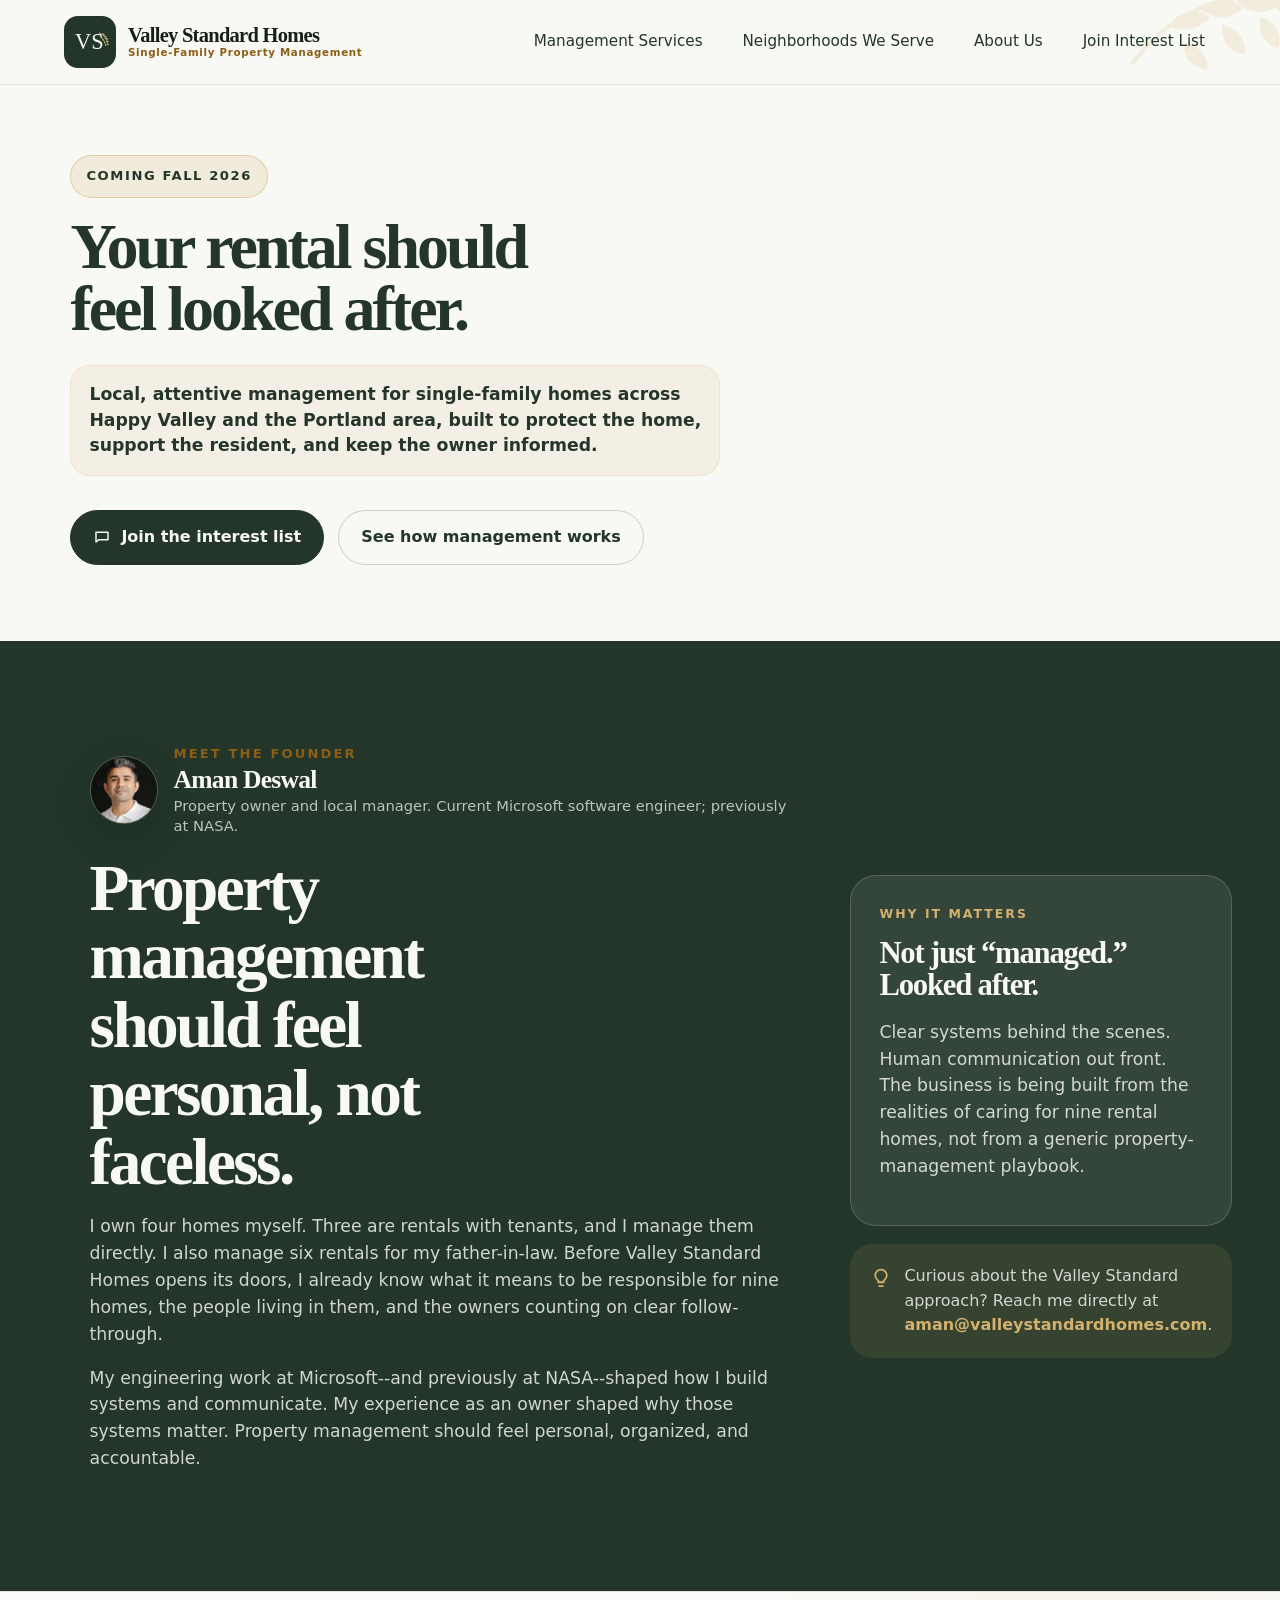
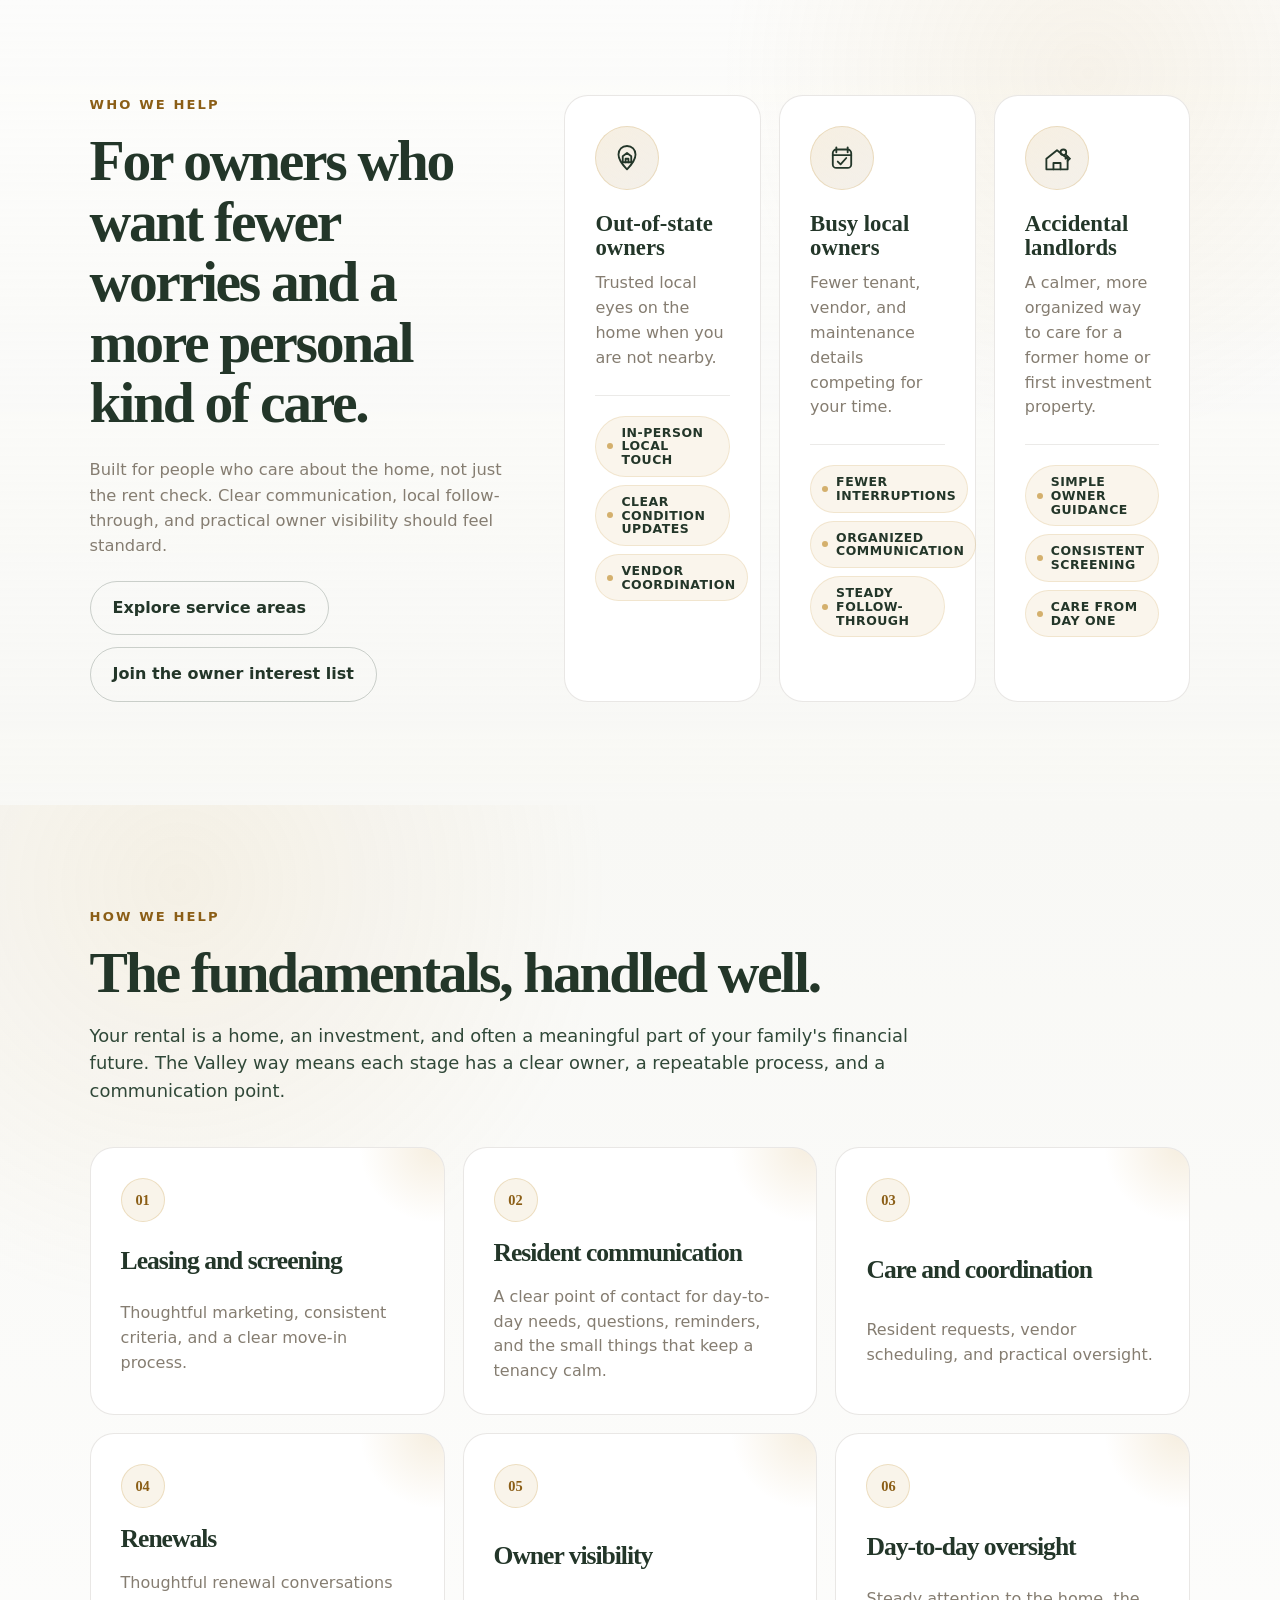
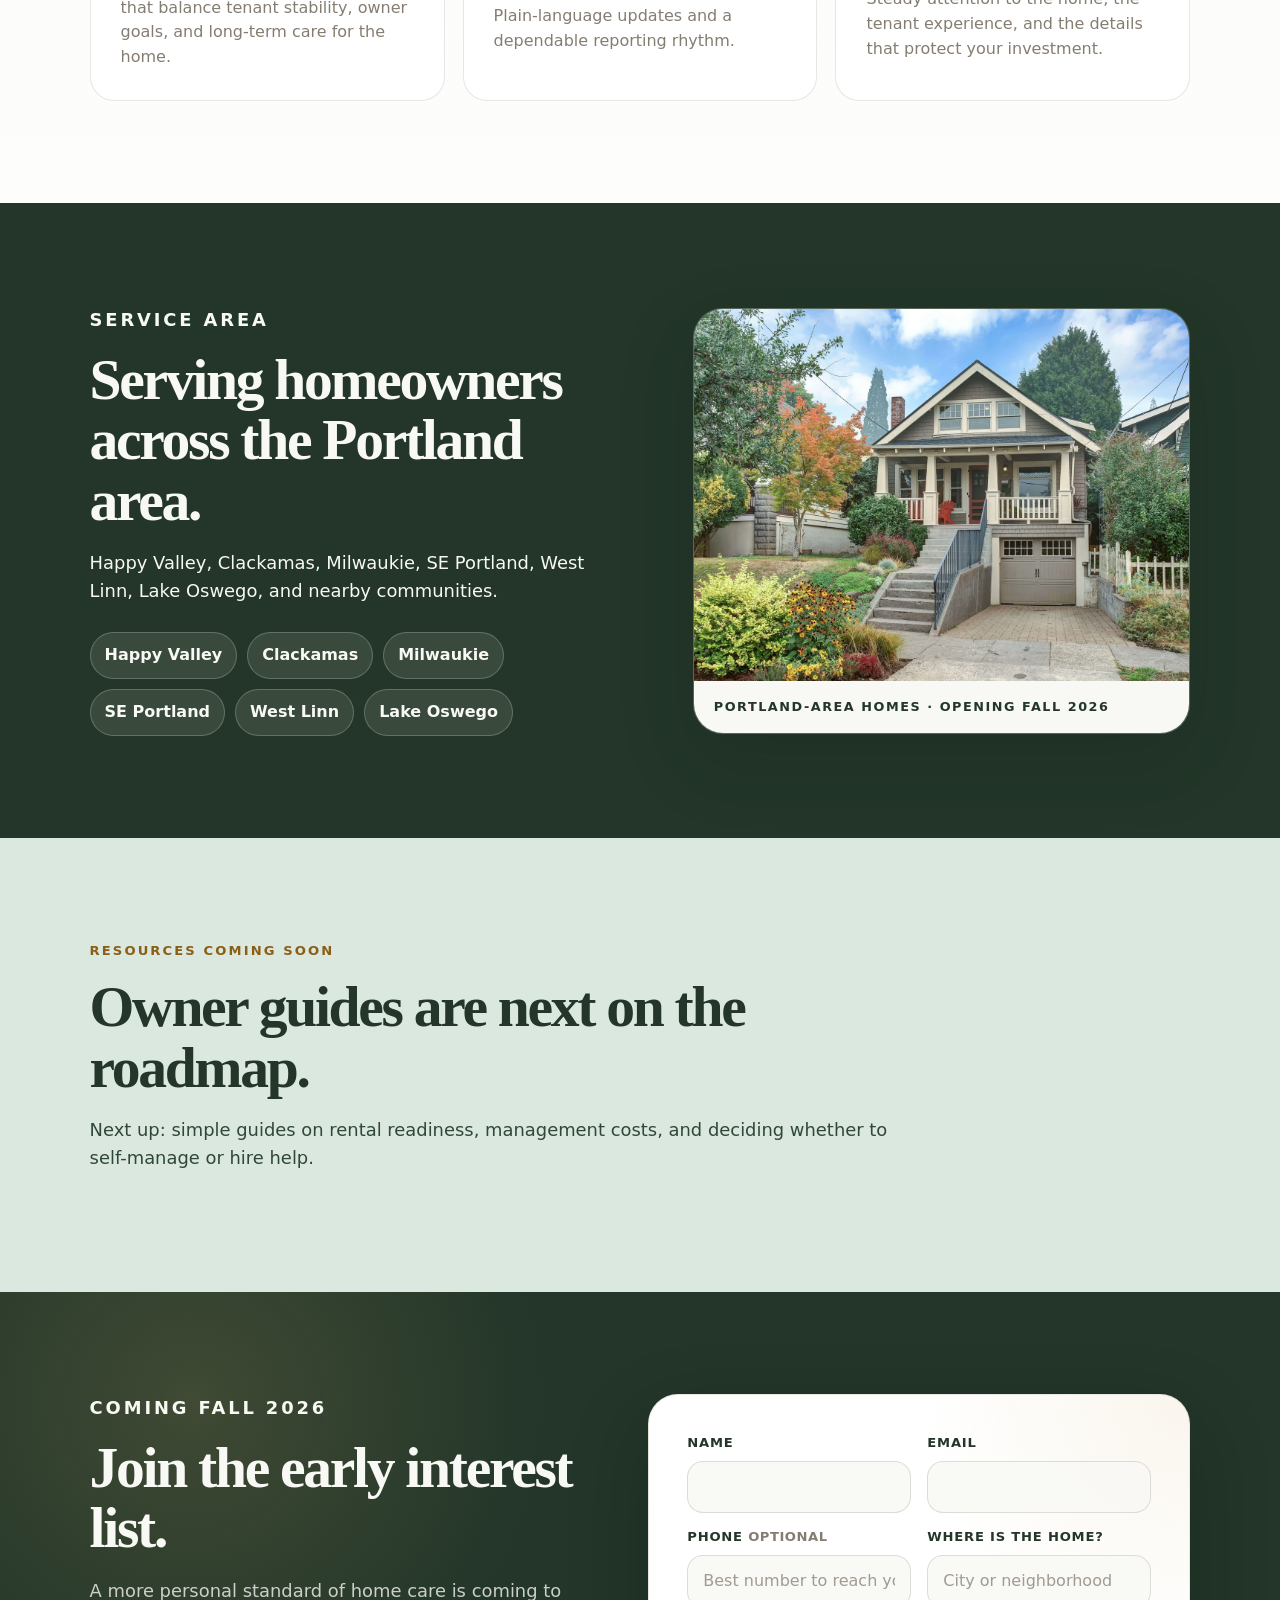
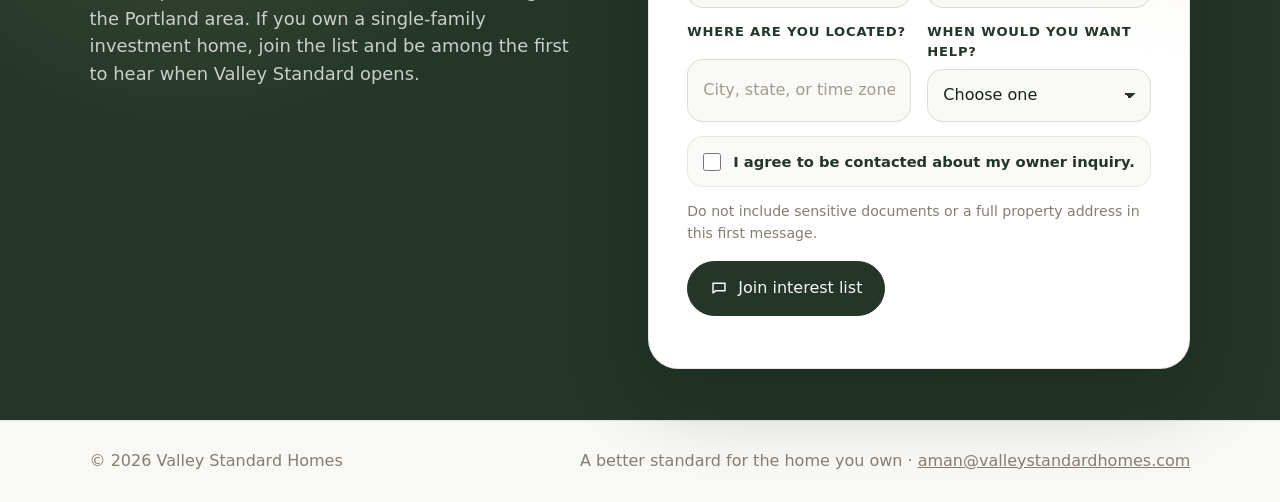
<file: index.html>
<!doctype html>
<html lang="en">
  <head>
    <meta charset="utf-8">
    <meta name="viewport" content="width=device-width, initial-scale=1">
    <title>Single-Family Property Management in Portland | Valley Standard Homes</title>
    <meta
      name="description"
      content="Personal property management for single-family rental homes across the Portland area, including Happy Valley, West Linn, Lake Oswego, Clackamas, Milwaukie, and SE Portland."
    >
    <meta property="og:title" content="Single-Family Property Management in Portland | Valley Standard Homes">
    <meta
      property="og:description"
      content="Personal property management for single-family rental homes across the Portland area, including Happy Valley, West Linn, Lake Oswego, Clackamas, Milwaukie, and SE Portland."
    >
    <meta property="og:type" content="website">
    <meta property="og:url" content="https://valleystandardhomes.com/">
    <meta property="og:image" content="https://valleystandardhomes.com/assets/social-card.png">
    <meta property="og:image:type" content="image/png">
    <meta property="og:image:width" content="1200">
    <meta property="og:image:height" content="630">
    <meta property="og:image:alt" content="Valley Standard Homes logo and single-family property management message">
    <link rel="canonical" href="https://valleystandardhomes.com/">
    <link rel="icon" href="assets/valley-standard-icon.svg" type="image/svg+xml">
    <link rel="stylesheet" href="styles.css">
  </head>
  <body>
    <header class="site-header">
      <svg class="header-olive" viewBox="0 0 220 88" aria-hidden="true">
        <path d="M18 70 C74 12, 142 8, 206 28" />
        <path d="M58 38 C70 24, 87 22, 100 34 C86 45, 71 46, 58 38Z" />
        <path d="M92 25 C106 14, 123 15, 134 29 C119 39, 105 38, 92 25Z" />
        <path d="M128 20 C144 12, 160 16, 169 31 C153 39, 139 35, 128 20Z" />
        <path d="M162 25 C178 20, 192 27, 198 43 C183 48, 171 41, 162 25Z" />
        <path d="M72 56 C86 61, 94 73, 91 86 C76 82, 68 70, 72 56Z" />
        <path d="M112 43 C127 49, 134 62, 130 75 C115 70, 107 58, 112 43Z" />
        <path d="M151 40 C165 48, 170 61, 164 73 C151 67, 144 54, 151 40Z" />
      </svg>
      <a class="brand" href="#top" aria-label="Valley Standard Homes home">
        <img src="assets/valley-standard-icon.svg" alt="" class="brand-mark">
        <span>
          <strong>Valley Standard Homes</strong>
          <small>Single-Family Property Management</small>
        </span>
      </a>
      <nav class="nav" aria-label="Main navigation">
        <a href="#services">Management Services</a>
        <a href="#areas">Neighborhoods We Serve</a>
        <a href="#about">About Us</a>
        <a href="#contact">Join Interest List</a>
      </nav>
      <details class="mobile-menu">
        <summary aria-label="Open navigation menu">
          <span></span>
          <span></span>
          <span></span>
        </summary>
        <div class="mobile-menu-panel">
          <a href="#services">Management Services</a>
          <a href="#areas">Neighborhoods We Serve</a>
          <a href="#about">About Us</a>
          <a href="#contact">Join Interest List</a>
        </div>
      </details>
    </header>

    <main id="top">
      <section class="hero">
        <div class="hero-content">
          <div class="hero-intro-row">
            <p class="launch-status">Coming Fall 2026</p>
          </div>
          <div class="hero-title-row">
            <h1>Your rental should feel looked after.</h1>
            <aside class="hero-care-snapshot" aria-label="Owner portal dashboard preview">
              <div class="snapshot-topline">
                <span class="snapshot-calendar">Sep</span>
                <div>
                  <strong>Example Monthly Dashboard</strong>
                </div>
              </div>
              <div class="snapshot-list">
                <span>
                  <svg class="snapshot-icon" viewBox="0 0 24 24" aria-hidden="true">
                    <path d="M5 12.5l4.2 4.2L19 6.8" />
                  </svg>
                  Rent deposited
                </span>
                <span>
                  <svg class="snapshot-icon" viewBox="0 0 24 24" aria-hidden="true">
                    <path d="M7 10.2a5 5 0 0 1 10 0v3.6l1.6 2.2H5.4L7 13.8z" />
                    <path d="M10 18.2a2.2 2.2 0 0 0 4 0" />
                  </svg>
                  Lease renewal due
                </span>
                <span>
                  <svg class="snapshot-icon" viewBox="0 0 24 24" aria-hidden="true">
                    <path d="M7 3.8h7l3 3v13.4H7z" />
                    <path d="M14 3.8v3h3" />
                    <path d="M9.5 11h5" />
                    <path d="M9.5 14h5" />
                    <path d="M9.5 17h3" />
                  </svg>
                  Inspection invoice sent
                </span>
              </div>
            </aside>
          </div>
          <div class="hero-copy">
            <span>
              Local, attentive management for single-family homes across Happy Valley and the Portland area, built to protect the home, support the resident, and keep the owner informed.
            </span>
          </div>
          <div class="hero-actions">
            <a class="button primary" href="#contact">
              <svg class="button-icon" viewBox="0 0 24 24" aria-hidden="true">
                <path d="M4 5.5h16v10H8l-4 3z" />
              </svg>
              Join the interest list
            </a>
            <a class="button secondary" href="#services">
              See how management works
            </a>
          </div>
          <div class="hero-quick-links" aria-label="Quick links">
            <a href="#owners">Who we help</a>
            <a href="#areas">Explore service areas</a>
            <a href="#contact">Ask about your rental</a>
          </div>
        </div>
      </section>

      <section class="section founder-section" id="about">
        <div class="founder-copy">
          <div class="founder-kicker">
            <img src="assets/aman-deswal-headshot.jpg" alt="Aman Deswal, founder of Valley Standard" class="founder-photo">
            <div class="founder-identity">
              <p class="eyebrow">Meet the founder</p>
              <strong>Aman Deswal</strong>
              <span>Property owner and local manager. Current Microsoft software engineer; previously at NASA.</span>
            </div>
          </div>
          <h2>Property management should feel personal, not faceless.</h2>
          <p>
            I own four homes myself. Three are rentals with tenants, and I manage
            them directly. I also manage six rentals for my father-in-law. Before
            Valley Standard Homes opens its doors, I already know what it means
            to be responsible for nine homes, the people living in them, and the
            owners counting on clear follow-through.
          </p>
          <p>
            My engineering work at Microsoft--and previously at NASA--shaped how
            I build systems and communicate. My experience as an owner shaped why
            those systems matter. Property management should feel personal,
            organized, and accountable.
          </p>
        </div>
        <div class="founder-feature">
          <div class="founder-card">
            <p class="promise-label">Why it matters</p>
            <h3>Not just “managed.” Looked after.</h3>
            <p>
              Clear systems behind the scenes. Human communication out front.
              The business is being built from the realities of caring for nine
              rental homes, not from a generic property-management playbook.
            </p>
          </div>
          <p class="founder-email-note">
            <svg class="founder-email-icon" viewBox="0 0 24 24" aria-hidden="true">
              <path d="M9 18h6" />
              <path d="M10 22h4" />
              <path d="M8.5 15.5c-1.7-1.2-2.8-3.1-2.8-5.3a6.3 6.3 0 1 1 12.6 0c0 2.2-1.1 4.1-2.8 5.3-.7.5-1 1.2-1 2H9.5c0-.8-.3-1.5-1-2Z" />
            </svg>
            <span>
              Curious about the Valley Standard approach? Reach me directly at
              <a href="mailto:aman@valleystandardhomes.com">aman@valleystandardhomes.com</a>.
            </span>
          </p>
        </div>
      </section>

      <section class="section split owner-section" id="owners">
        <div>
          <p class="eyebrow">Who we help</p>
          <h2>For owners who want fewer worries and a more personal kind of care.</h2>
          <p class="owner-intro">
            Built for people who care about the home, not just the rent check.
            Clear communication, local follow-through, and practical owner visibility should feel standard.
          </p>
          <div class="link-row">
            <a class="button secondary" href="#areas">Explore service areas</a>
            <a class="button secondary" href="#contact">Join the owner interest list</a>
          </div>
        </div>
        <div class="cards">
          <article class="card">
            <div class="card-icon" aria-hidden="true">
              <svg viewBox="0 0 48 48">
                <path d="M24 7c7 0 12 5 12 12 0 9-12 21-12 21S12 28 12 19c0-7 5-12 12-12Z" />
                <path d="M18 21.5 24 17l6 4.5V30H18z" />
                <path d="M22 30v-5h4v5" />
              </svg>
            </div>
            <h3>Out-of-state owners</h3>
            <p>Trusted local eyes on the home when you are not nearby.</p>
            <ul class="card-points">
              <li>In-person local touch</li>
              <li>Clear condition updates</li>
              <li>Vendor coordination</li>
            </ul>
          </article>
          <article class="card">
            <div class="card-icon" aria-hidden="true">
              <svg viewBox="0 0 48 48">
                <rect x="11" y="12" width="26" height="26" rx="5" />
                <path d="M16 9v7" />
                <path d="M32 9v7" />
                <path d="M11 20h26" />
                <path d="m18 29 4 4 8-9" />
              </svg>
            </div>
            <h3>Busy local owners</h3>
            <p>Fewer tenant, vendor, and maintenance details competing for your time.</p>
            <ul class="card-points">
              <li>Fewer interruptions</li>
              <li>Organized communication</li>
              <li>Steady follow-through</li>
            </ul>
          </article>
          <article class="card">
            <div class="card-icon" aria-hidden="true">
              <svg viewBox="0 0 48 48">
                <path d="M9 25 24 13l15 12v15H9z" />
                <path d="M19 40v-9h10v9" />
                <circle cx="33" cy="16" r="4" />
                <path d="m36 19 6 6" />
                <path d="m39 22-3 3" />
                <path d="m42 25-3 3" />
              </svg>
            </div>
            <h3>Accidental landlords</h3>
            <p>A calmer, more organized way to care for a former home or first investment property.</p>
            <ul class="card-points">
              <li>Simple owner guidance</li>
              <li>Consistent screening</li>
              <li>Care from day one</li>
            </ul>
          </article>
        </div>
      </section>

      <section class="section service-section" id="services">
        <div class="section-heading">
          <p class="eyebrow">How we help</p>
          <h2>The fundamentals, handled well.</h2>
          <p>
            Your rental is a home, an investment, and often a meaningful part of
            your family's financial future. The Valley way means each stage has
            a clear owner, a repeatable process, and a communication point.
          </p>
        </div>
        <div class="service-grid">
          <article class="service">
            <span class="service-number">01</span>
            <h3>Leasing and screening</h3>
            <p>Thoughtful marketing, consistent criteria, and a clear move-in process.</p>
          </article>
          <article class="service">
            <span class="service-number">02</span>
            <h3>Resident communication</h3>
            <p>A clear point of contact for day-to-day needs, questions, reminders, and the small things that keep a tenancy calm.</p>
          </article>
          <article class="service">
            <span class="service-number">03</span>
            <h3>Care and coordination</h3>
            <p>Resident requests, vendor scheduling, and practical oversight.</p>
          </article>
          <article class="service">
            <span class="service-number">04</span>
            <h3>Renewals</h3>
            <p>Thoughtful renewal conversations that balance tenant stability, owner goals, and long-term care for the home.</p>
          </article>
          <article class="service">
            <span class="service-number">05</span>
            <h3>Owner visibility</h3>
            <p>Plain-language updates and a dependable reporting rhythm.</p>
          </article>
          <article class="service">
            <span class="service-number">06</span>
            <h3>Day-to-day oversight</h3>
            <p>Steady attention to the home, the tenant experience, and the details that protect your investment.</p>
          </article>
        </div>
      </section>

      <section class="section service-area" id="areas">
        <div class="service-area-copy">
          <p class="eyebrow">Service area</p>
          <h2>Serving homeowners across the Portland area.</h2>
          <p>Happy Valley, Clackamas, Milwaukie, SE Portland, West Linn, Lake Oswego, and nearby communities.</p>
          <ul class="area-list" aria-label="Confirmed service areas">
            <li><a href="areas/happy-valley/">Happy Valley</a></li>
            <li><a href="areas/clackamas/">Clackamas</a></li>
            <li><a href="areas/milwaukie/">Milwaukie</a></li>
            <li><a href="areas/portland/">SE Portland</a></li>
            <li><a href="areas/west-linn/">West Linn</a></li>
            <li><a href="areas/lake-oswego/">Lake Oswego</a></li>
          </ul>
        </div>
        <figure class="service-area-photo">
          <img src="assets/home-hero.webp" alt="Single-family home exterior representing Portland-area rentals served by Valley Standard Homes" width="1500" height="1000">
          <figcaption>Portland-area homes · opening Fall 2026</figcaption>
        </figure>
      </section>

      <section class="section resources-section" id="resources">
        <div class="section-heading">
          <p class="eyebrow">Resources coming soon</p>
          <h2>Owner guides are next on the roadmap.</h2>
          <p>
            Next up: simple guides on rental readiness, management costs, and deciding whether
            to self-manage or hire help.
          </p>
        </div>
      </section>

      <section class="section contact-section" id="contact">
        <div>
          <p class="eyebrow">Coming Fall 2026</p>
          <h2>Join the early interest list.</h2>
          <p>
            A more personal standard of home care is coming to the Portland area.
            If you own a single-family investment home, join the list and be among
            the first to hear when Valley Standard opens.
          </p>
        </div>
        <form
          class="contact-form"
          action="mailto:aman@valleystandardhomes.com"
          method="post"
          enctype="text/plain"
          data-sheet-endpoint=""
          data-fallback-email="aman@valleystandardhomes.com"
        >
          <label>
            <span>Name</span>
            <input type="text" name="name" autocomplete="name" required>
          </label>
          <label>
            <span>Email</span>
            <input type="email" name="email" autocomplete="email" required>
          </label>
          <label>
            <span>Phone <em>optional</em></span>
            <input type="tel" name="phone" autocomplete="tel" placeholder="Best number to reach you">
          </label>
          <label>
            <span>Where is the home?</span>
            <input type="text" name="property_location" placeholder="City or neighborhood">
          </label>
          <label>
            <span>Where are you located?</span>
            <input type="text" name="owner_location" placeholder="City, state, or time zone">
          </label>
          <label>
            <span>When would you want help?</span>
            <select name="owner_timing" required>
              <option value="">Choose one</option>
              <option value="As soon as Valley Standard opens">As soon as Valley Standard opens</option>
              <option value="When the current tenant moves out">When the current tenant moves out</option>
              <option value="Within the next year">Within the next year</option>
              <option value="Still planning ahead">Still planning ahead</option>
              <option value="Not sure yet">Not sure yet</option>
            </select>
          </label>
          <label class="consent-field">
            <input type="checkbox" name="contact_consent" value="yes" required>
            <span>I agree to be contacted about my owner inquiry.</span>
          </label>
          <p class="privacy-note">Do not include sensitive documents or a full property address in this first message.</p>
          <button class="button primary" type="submit">
            <svg class="button-icon" viewBox="0 0 24 24" aria-hidden="true">
              <path d="M4 5.5h16v10H8l-4 3z" />
            </svg>
            Join interest list
          </button>
          <p class="form-status" role="status" aria-live="polite"></p>
        </form>
      </section>
    </main>

    <footer class="site-footer">
      <span>© 2026 Valley Standard Homes</span>
      <span>A better standard for the home you own · <a href="mailto:aman@valleystandardhomes.com">aman@valleystandardhomes.com</a></span>
    </footer>
    <script type="application/ld+json">
      {
        "@context": "https://schema.org",
        "@type": "Organization",
        "name": "Valley Standard Homes",
        "url": "https://valleystandardhomes.com/",
        "email": "aman@valleystandardhomes.com",
        "logo": "https://valleystandardhomes.com/assets/valley-standard-logo.svg",
        "founder": {
          "@type": "Person",
          "name": "Aman Deswal"
        },
        "areaServed": [
          "Happy Valley, Oregon",
          "Clackamas, Oregon",
          "Milwaukie, Oregon",
          "Southeast Portland, Oregon",
          "West Linn, Oregon",
          "Lake Oswego, Oregon"
        ]
      }
    </script>
    <script src="site.js"></script>
    <script>
      const contactForm = document.querySelector(".contact-form");

      if (contactForm) {
        const status = contactForm.querySelector(".form-status");
        const submitButton = contactForm.querySelector("button[type='submit']");

        contactForm.addEventListener("submit", async (event) => {
          event.preventDefault();

          if (!contactForm.reportValidity()) {
            return;
          }

          const endpoint = contactForm.dataset.sheetEndpoint?.trim();
          const fallbackEmail = contactForm.dataset.fallbackEmail;
          const formData = new FormData(contactForm);
          formData.append("submitted_at", new Date().toISOString());
          formData.append("source", "valleystandardhomes.com");

          if (!endpoint) {
            const body = Array.from(formData.entries())
              .map(([key, value]) => `${key}: ${value}`)
              .join("\n");

            window.location.href = `mailto:${fallbackEmail}?subject=${encodeURIComponent("Valley Standard interest list")}&body=${encodeURIComponent(body)}`;
            status.textContent = "Your email app should open with the details ready to send.";
            return;
          }

          submitButton.disabled = true;
          status.textContent = "Sending your note...";

          try {
            await fetch(endpoint, {
              method: "POST",
              mode: "no-cors",
              body: formData,
            });
            contactForm.reset();
            status.textContent = "Thank you — your note has been sent.";
          } catch (error) {
            status.textContent = `Something went wrong. Please email ${fallbackEmail} directly.`;
          } finally {
            submitButton.disabled = false;
          }
        });
      }
    </script>
  </body>
</html>
</file>
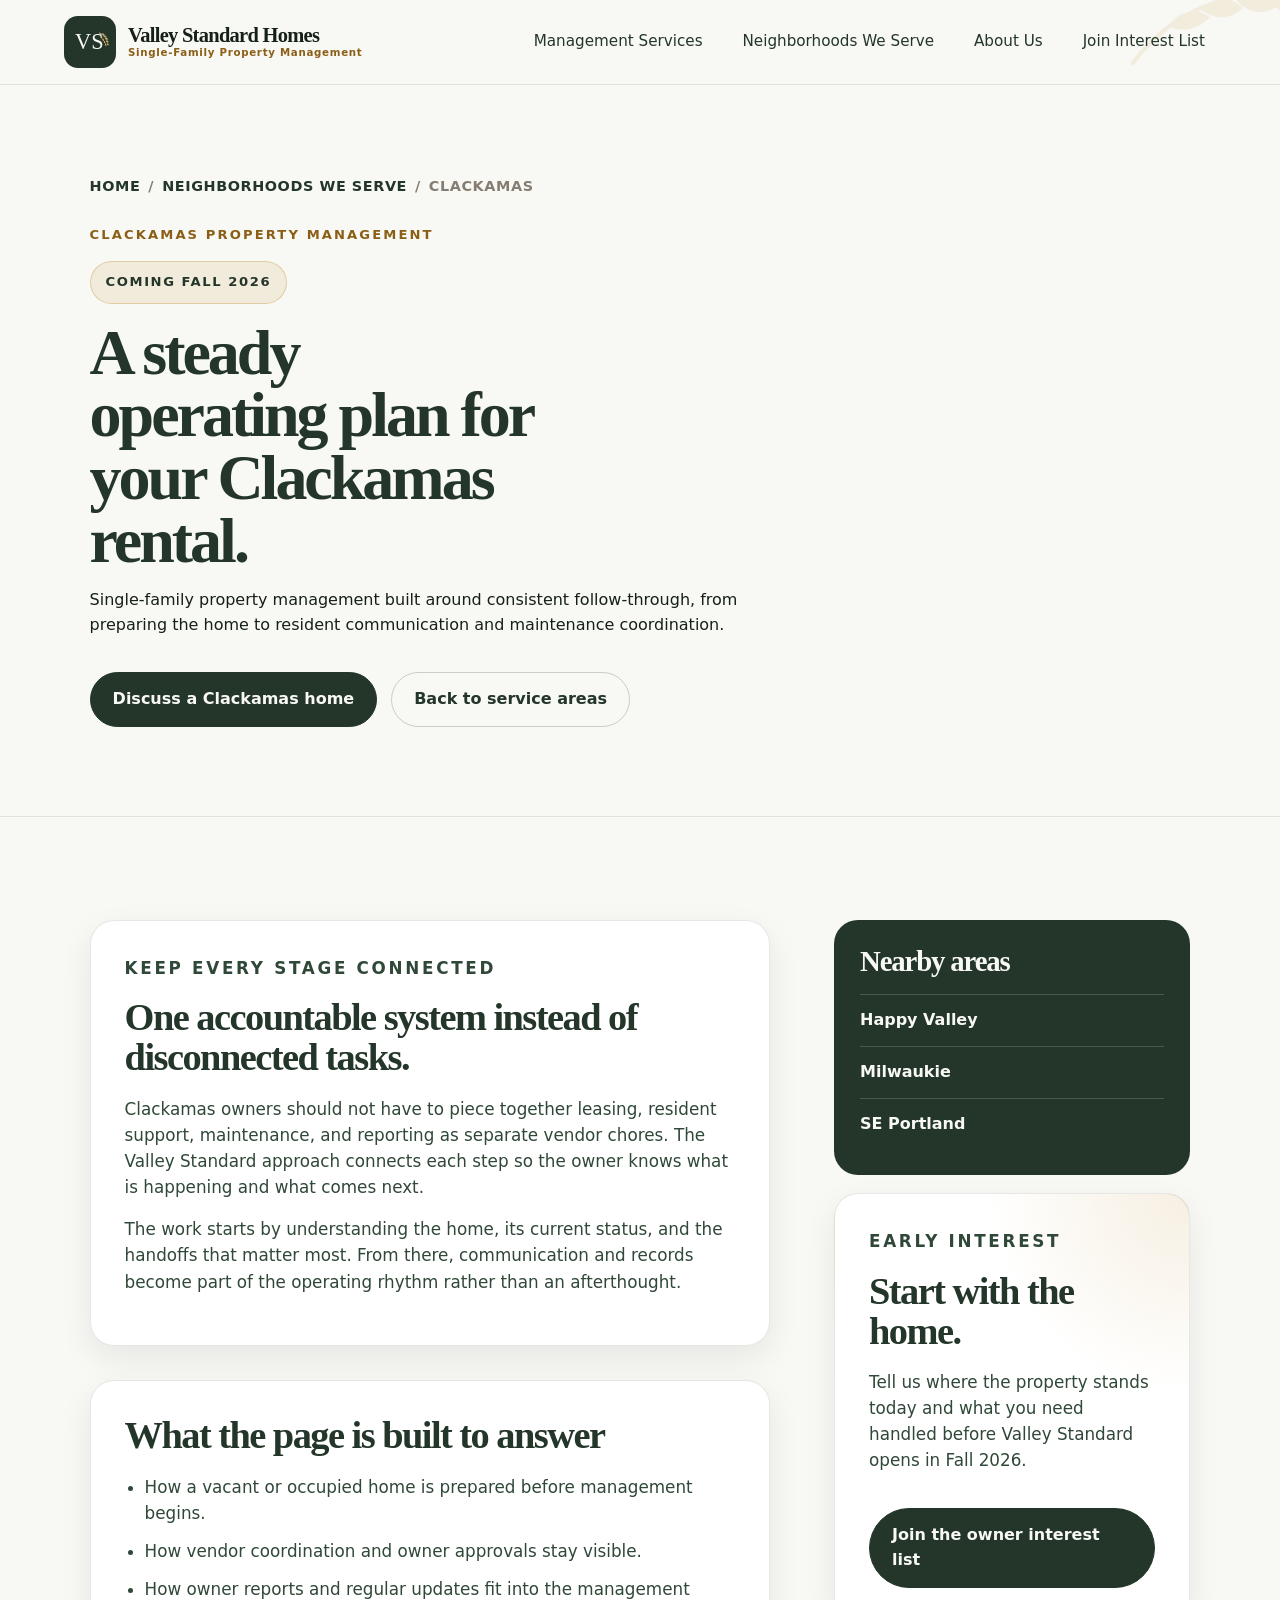
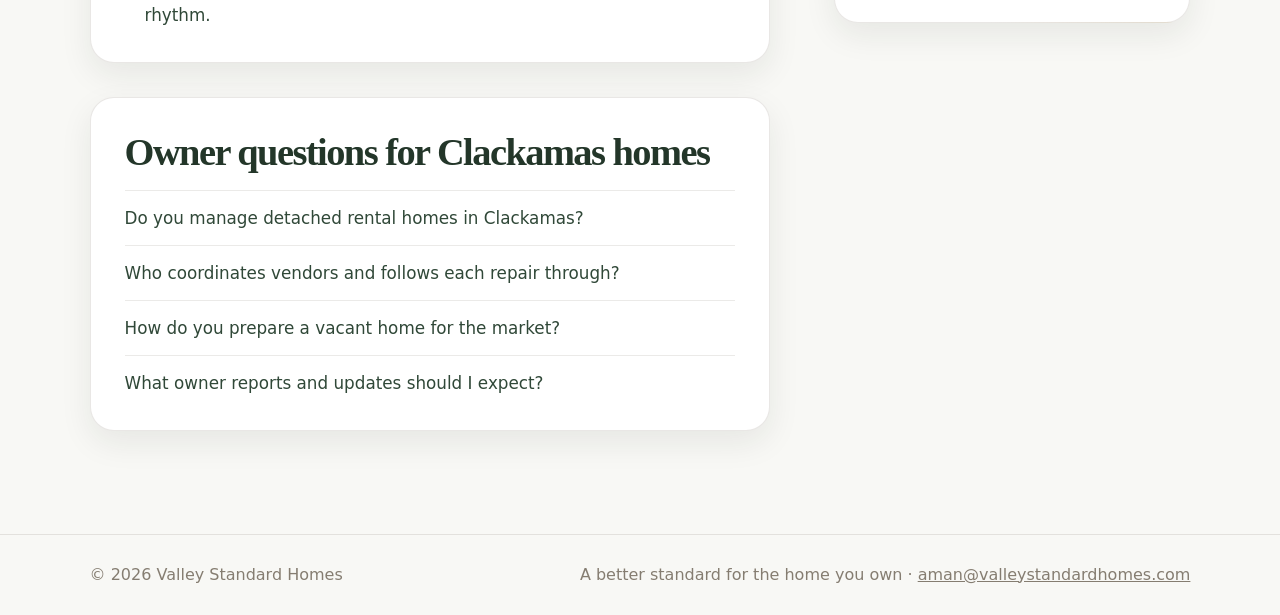
<file: areas/clackamas/index.html>
<!doctype html>
<html lang="en">
  <head>
    <meta charset="utf-8">
    <meta name="viewport" content="width=device-width, initial-scale=1">
    <title>Clackamas Property Management | Valley Standard Homes</title>
    <meta name="description" content="Single-family property management for Clackamas owners who want leasing, resident communication, maintenance coordination, and owner reporting connected in one system.">
    <meta property="og:title" content="Clackamas Property Management | Valley Standard Homes">
    <meta property="og:description" content="A steady operating plan for your Clackamas rental, from preparing the home to owner updates.">
    <meta property="og:type" content="website">
    <meta property="og:url" content="https://valleystandardhomes.com/areas/clackamas/">
    <meta property="og:image" content="https://valleystandardhomes.com/assets/social-card.png">
    <meta property="og:image:type" content="image/png">
    <meta property="og:image:width" content="1200">
    <meta property="og:image:height" content="630">
    <meta property="og:image:alt" content="Valley Standard Homes logo and single-family property management message">
    <link rel="canonical" href="https://valleystandardhomes.com/areas/clackamas/">
    <link rel="icon" href="../../assets/valley-standard-icon.svg" type="image/svg+xml">
    <link rel="stylesheet" href="../../styles.css">
  </head>
  <body>
    <header class="site-header">
      <svg class="header-olive" viewBox="0 0 220 88" aria-hidden="true"><path d="M18 70 C74 12, 142 8, 206 28" /><path d="M58 38 C70 24, 87 22, 100 34 C86 45, 71 46, 58 38Z" /><path d="M92 25 C106 14, 123 15, 134 29 C119 39, 105 38, 92 25Z" /><path d="M128 20 C144 12, 160 16, 169 31 C153 39, 139 35, 128 20Z" /><path d="M162 25 C178 20, 192 27, 198 43 C183 48, 171 41, 162 25Z" /></svg>
      <a class="brand" href="/" aria-label="Valley Standard Homes home"><img src="../../assets/valley-standard-icon.svg" alt="" class="brand-mark"><span><strong>Valley Standard Homes</strong><small>Single-Family Property Management</small></span></a>
      <nav class="nav" aria-label="Main navigation"><a href="/#services">Management Services</a><a href="/#areas">Neighborhoods We Serve</a><a href="/#about">About Us</a><a href="/#contact">Join Interest List</a></nav>
      <details class="mobile-menu"><summary aria-label="Open navigation menu"><span></span><span></span><span></span></summary><div class="mobile-menu-panel"><a href="/#services">Management Services</a><a href="/#areas">Neighborhoods We Serve</a><a href="/#about">About Us</a><a href="/#contact">Join Interest List</a></div></details>
    </header>

    <main>
      <section class="area-page-hero">
        <nav class="breadcrumb" aria-label="Breadcrumb"><a href="/">Home</a><span>/</span><a href="/#areas">Neighborhoods We Serve</a><span>/</span><span>Clackamas</span></nav>
        <p class="eyebrow">Clackamas property management</p>
        <p class="launch-status">Coming Fall 2026</p>
        <h1>A steady operating plan for your Clackamas rental.</h1>
        <p class="hero-copy">Single-family property management built around consistent follow-through, from preparing the home to resident communication and maintenance coordination.</p>
        <div class="hero-actions"><a class="button primary" href="/#contact">Discuss a Clackamas home</a><a class="button secondary" href="/#areas">Back to service areas</a></div>
      </section>

      <section class="section area-layout">
        <div class="area-main">
          <article class="area-panel">
            <p class="eyebrow">Keep every stage connected</p>
            <h2>One accountable system instead of disconnected tasks.</h2>
            <p>Clackamas owners should not have to piece together leasing, resident support, maintenance, and reporting as separate vendor chores. The Valley Standard approach connects each step so the owner knows what is happening and what comes next.</p>
            <p>The work starts by understanding the home, its current status, and the handoffs that matter most. From there, communication and records become part of the operating rhythm rather than an afterthought.</p>
          </article>

          <article class="area-panel">
            <h2>What the page is built to answer</h2>
            <ul>
              <li>How a vacant or occupied home is prepared before management begins.</li>
              <li>How vendor coordination and owner approvals stay visible.</li>
              <li>How owner reports and regular updates fit into the management rhythm.</li>
            </ul>
          </article>

          <article class="question-panel">
            <h2>Owner questions for Clackamas homes</h2>
            <ul class="question-list">
              <li>Do you manage detached rental homes in Clackamas?</li>
              <li>Who coordinates vendors and follows each repair through?</li>
              <li>How do you prepare a vacant home for the market?</li>
              <li>What owner reports and updates should I expect?</li>
            </ul>
          </article>
        </div>

        <aside class="area-sidebar">
          <div class="area-nav-card"><h2>Nearby areas</h2><a href="/areas/happy-valley/">Happy Valley</a><a href="/areas/milwaukie/">Milwaukie</a><a href="/areas/portland/">SE Portland</a></div>
          <div class="area-cta"><p class="eyebrow">Early interest</p><h2>Start with the home.</h2><p>Tell us where the property stands today and what you need handled before Valley Standard opens in Fall 2026.</p><a class="button primary" href="/#contact">Join the owner interest list</a></div>
        </aside>
      </section>
    </main>

    <footer class="site-footer"><span>© 2026 Valley Standard Homes</span><span>A better standard for the home you own · <a href="mailto:aman@valleystandardhomes.com">aman@valleystandardhomes.com</a></span></footer>
    <script src="../../site.js"></script>
  </body>
</html>
</file>
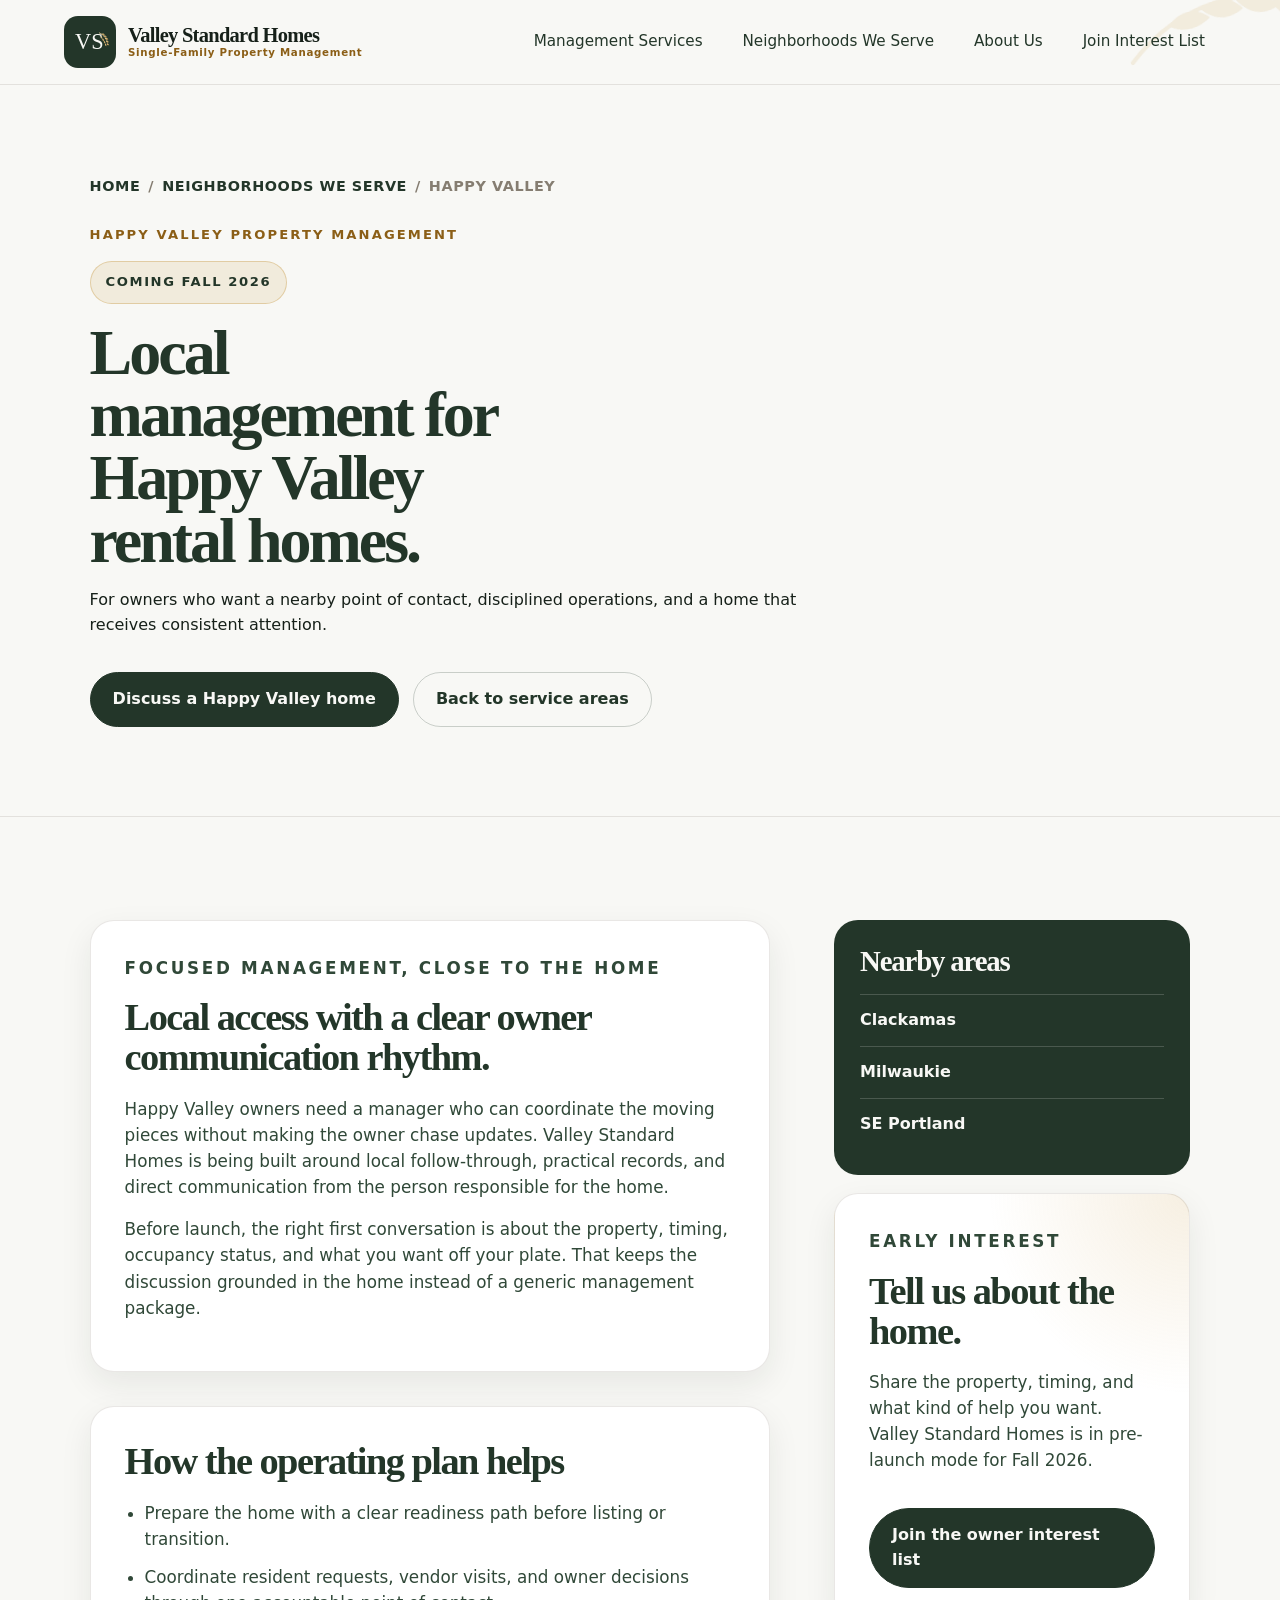
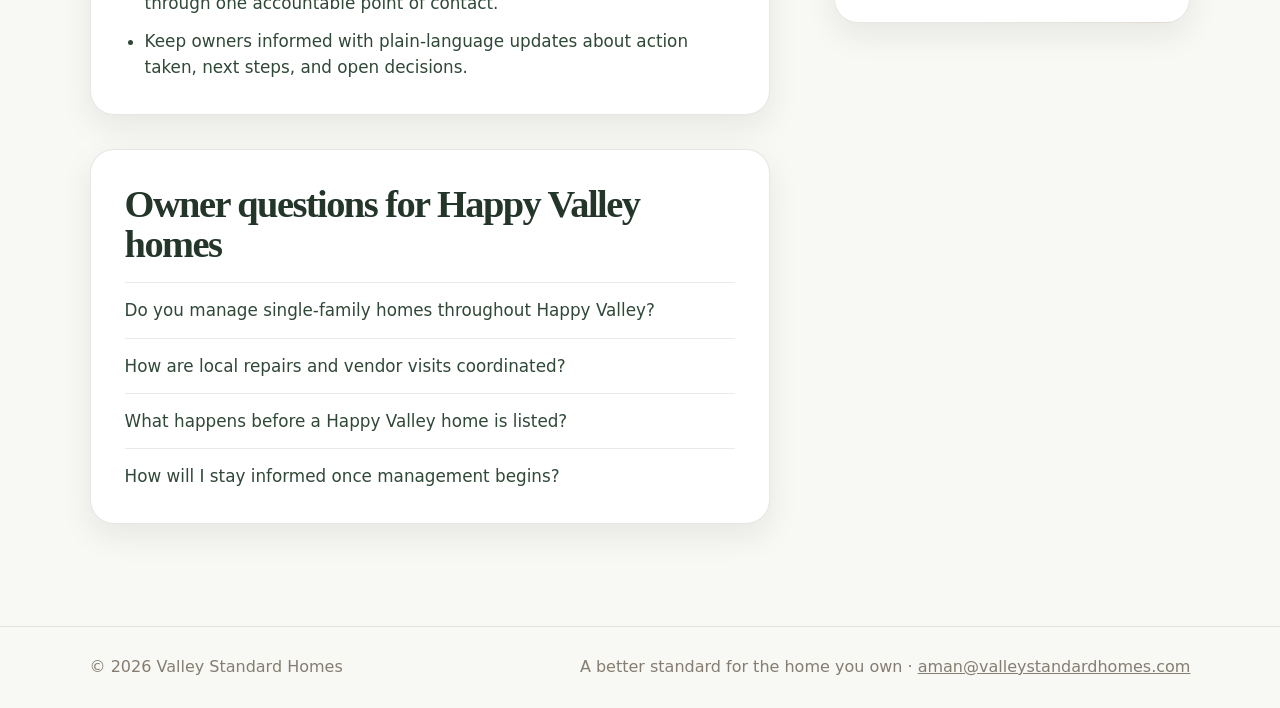
<file: areas/happy-valley/index.html>
<!doctype html>
<html lang="en">
  <head>
    <meta charset="utf-8">
    <meta name="viewport" content="width=device-width, initial-scale=1">
    <title>Happy Valley Property Management | Valley Standard Homes</title>
    <meta name="description" content="Founder-led single-family property management for Happy Valley owners who want local access, clear communication, and a home that receives consistent attention.">
    <meta property="og:title" content="Happy Valley Property Management | Valley Standard Homes">
    <meta property="og:description" content="Local management for Happy Valley rental homes, built around disciplined operations and clear owner communication.">
    <meta property="og:type" content="website">
    <meta property="og:url" content="https://valleystandardhomes.com/areas/happy-valley/">
    <meta property="og:image" content="https://valleystandardhomes.com/assets/social-card.png">
    <meta property="og:image:type" content="image/png">
    <meta property="og:image:width" content="1200">
    <meta property="og:image:height" content="630">
    <meta property="og:image:alt" content="Valley Standard Homes logo and single-family property management message">
    <link rel="canonical" href="https://valleystandardhomes.com/areas/happy-valley/">
    <link rel="icon" href="../../assets/valley-standard-icon.svg" type="image/svg+xml">
    <link rel="stylesheet" href="../../styles.css">
  </head>
  <body>
    <header class="site-header">
      <svg class="header-olive" viewBox="0 0 220 88" aria-hidden="true">
        <path d="M18 70 C74 12, 142 8, 206 28" />
        <path d="M58 38 C70 24, 87 22, 100 34 C86 45, 71 46, 58 38Z" />
        <path d="M92 25 C106 14, 123 15, 134 29 C119 39, 105 38, 92 25Z" />
        <path d="M128 20 C144 12, 160 16, 169 31 C153 39, 139 35, 128 20Z" />
        <path d="M162 25 C178 20, 192 27, 198 43 C183 48, 171 41, 162 25Z" />
      </svg>
      <a class="brand" href="/" aria-label="Valley Standard Homes home">
        <img src="../../assets/valley-standard-icon.svg" alt="" class="brand-mark">
        <span><strong>Valley Standard Homes</strong><small>Single-Family Property Management</small></span>
      </a>
      <nav class="nav" aria-label="Main navigation">
        <a href="/#services">Management Services</a>
        <a href="/#areas">Neighborhoods We Serve</a>
        <a href="/#about">About Us</a>
        <a href="/#contact">Join Interest List</a>
      </nav>
      <details class="mobile-menu">
        <summary aria-label="Open navigation menu"><span></span><span></span><span></span></summary>
        <div class="mobile-menu-panel">
          <a href="/#services">Management Services</a>
          <a href="/#areas">Neighborhoods We Serve</a>
          <a href="/#about">About Us</a>
          <a href="/#contact">Join Interest List</a>
        </div>
      </details>
    </header>

    <main>
      <section class="area-page-hero">
        <nav class="breadcrumb" aria-label="Breadcrumb"><a href="/">Home</a><span>/</span><a href="/#areas">Neighborhoods We Serve</a><span>/</span><span>Happy Valley</span></nav>
        <p class="eyebrow">Happy Valley property management</p>
        <p class="launch-status">Coming Fall 2026</p>
        <h1>Local management for Happy Valley rental homes.</h1>
        <p class="hero-copy">For owners who want a nearby point of contact, disciplined operations, and a home that receives consistent attention.</p>
        <div class="hero-actions">
          <a class="button primary" href="/#contact">Discuss a Happy Valley home</a>
          <a class="button secondary" href="/#areas">Back to service areas</a>
        </div>
      </section>

      <section class="section area-layout">
        <div class="area-main">
          <article class="area-panel">
            <p class="eyebrow">Focused management, close to the home</p>
            <h2>Local access with a clear owner communication rhythm.</h2>
            <p>Happy Valley owners need a manager who can coordinate the moving pieces without making the owner chase updates. Valley Standard Homes is being built around local follow-through, practical records, and direct communication from the person responsible for the home.</p>
            <p>Before launch, the right first conversation is about the property, timing, occupancy status, and what you want off your plate. That keeps the discussion grounded in the home instead of a generic management package.</p>
          </article>

          <article class="area-panel">
            <h2>How the operating plan helps</h2>
            <ul>
              <li>Prepare the home with a clear readiness path before listing or transition.</li>
              <li>Coordinate resident requests, vendor visits, and owner decisions through one accountable point of contact.</li>
              <li>Keep owners informed with plain-language updates about action taken, next steps, and open decisions.</li>
            </ul>
          </article>

          <article class="question-panel">
            <h2>Owner questions for Happy Valley homes</h2>
            <ul class="question-list">
              <li>Do you manage single-family homes throughout Happy Valley?</li>
              <li>How are local repairs and vendor visits coordinated?</li>
              <li>What happens before a Happy Valley home is listed?</li>
              <li>How will I stay informed once management begins?</li>
            </ul>
          </article>
        </div>

        <aside class="area-sidebar">
          <div class="area-nav-card">
            <h2>Nearby areas</h2>
            <a href="/areas/clackamas/">Clackamas</a>
            <a href="/areas/milwaukie/">Milwaukie</a>
            <a href="/areas/portland/">SE Portland</a>
          </div>
          <div class="area-cta">
            <p class="eyebrow">Early interest</p>
            <h2>Tell us about the home.</h2>
            <p>Share the property, timing, and what kind of help you want. Valley Standard Homes is in pre-launch mode for Fall 2026.</p>
            <a class="button primary" href="/#contact">Join the owner interest list</a>
          </div>
        </aside>
      </section>
    </main>

    <footer class="site-footer">
      <span>© 2026 Valley Standard Homes</span>
      <span>A better standard for the home you own · <a href="mailto:aman@valleystandardhomes.com">aman@valleystandardhomes.com</a></span>
    </footer>
    <script src="../../site.js"></script>
  </body>
</html>
</file>
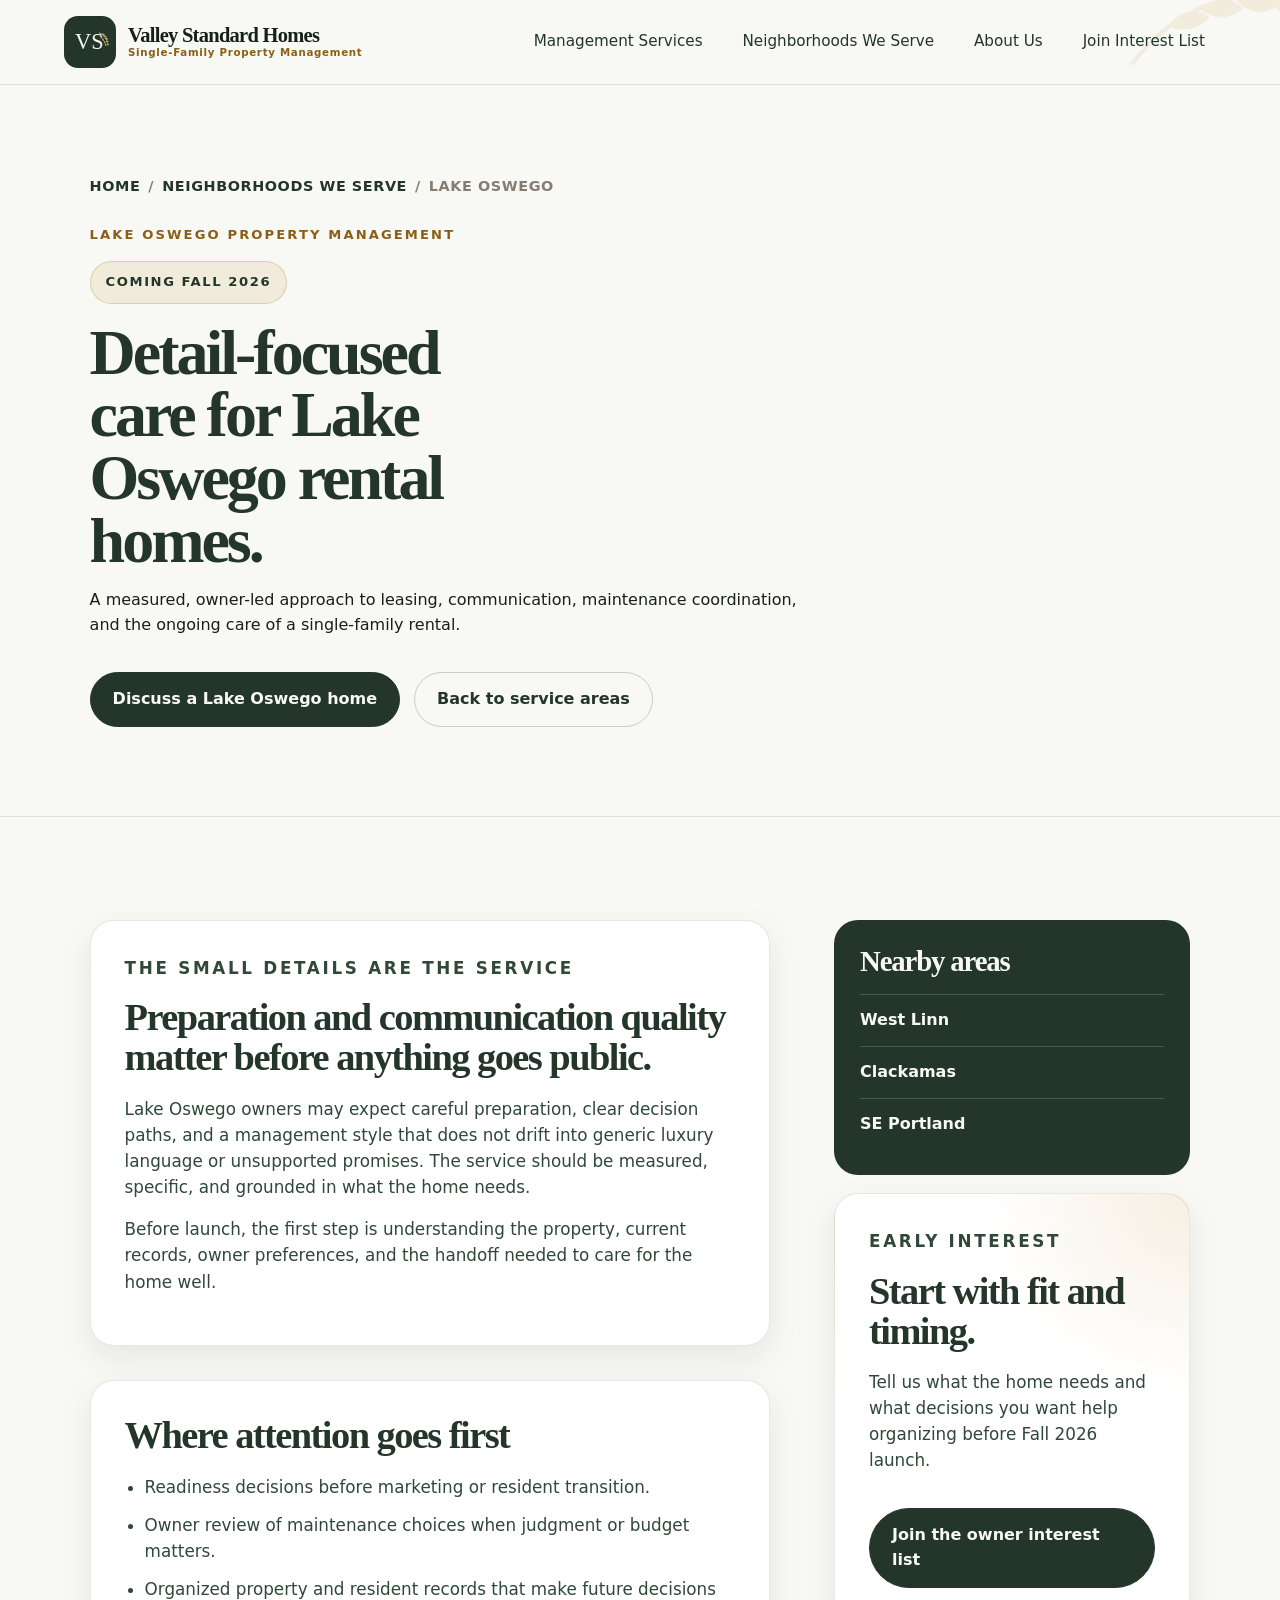
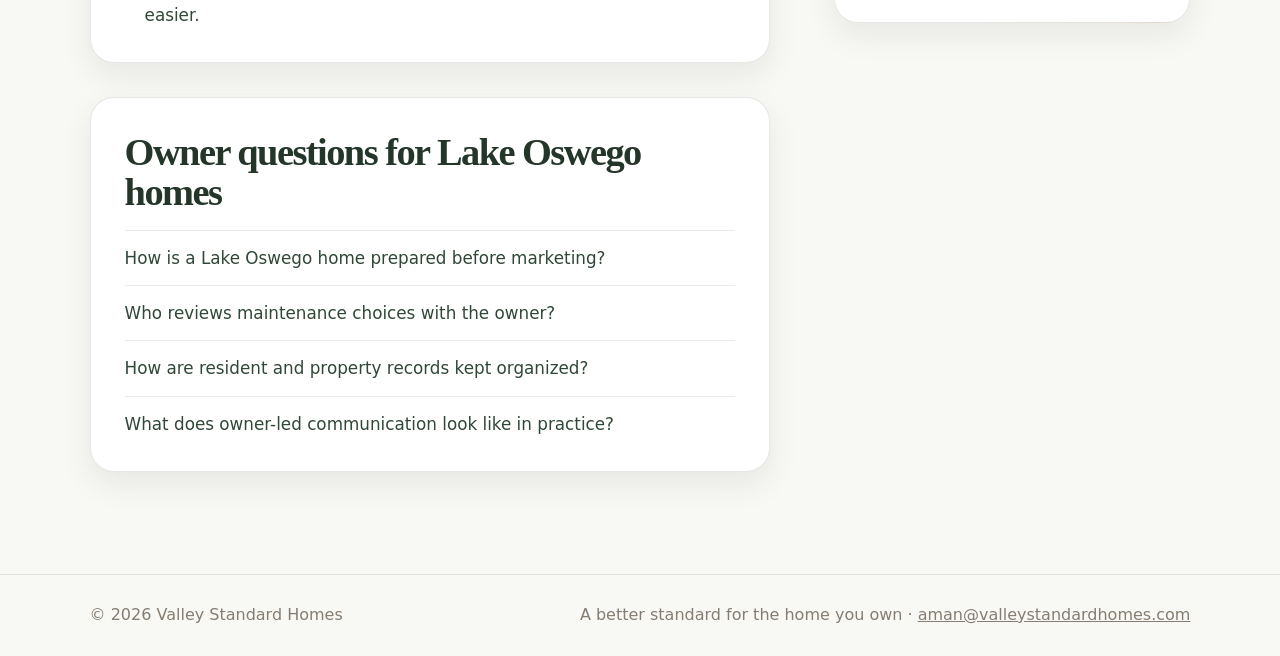
<file: areas/lake-oswego/index.html>
<!doctype html>
<html lang="en">
  <head>
    <meta charset="utf-8">
    <meta name="viewport" content="width=device-width, initial-scale=1">
    <title>Lake Oswego Property Management | Valley Standard Homes</title>
    <meta name="description" content="Detail-focused single-family property management for Lake Oswego rental homes, with preparation, communication quality, and owner-led care.">
    <meta property="og:title" content="Lake Oswego Property Management | Valley Standard Homes">
    <meta property="og:description" content="A measured, owner-led approach to Lake Oswego rental home care.">
    <meta property="og:type" content="website">
    <meta property="og:url" content="https://valleystandardhomes.com/areas/lake-oswego/">
    <meta property="og:image" content="https://valleystandardhomes.com/assets/social-card.png">
    <meta property="og:image:type" content="image/png">
    <meta property="og:image:width" content="1200">
    <meta property="og:image:height" content="630">
    <meta property="og:image:alt" content="Valley Standard Homes logo and single-family property management message">
    <link rel="canonical" href="https://valleystandardhomes.com/areas/lake-oswego/">
    <link rel="icon" href="../../assets/valley-standard-icon.svg" type="image/svg+xml">
    <link rel="stylesheet" href="../../styles.css">
  </head>
  <body>
    <header class="site-header">
      <svg class="header-olive" viewBox="0 0 220 88" aria-hidden="true"><path d="M18 70 C74 12, 142 8, 206 28" /><path d="M58 38 C70 24, 87 22, 100 34 C86 45, 71 46, 58 38Z" /><path d="M92 25 C106 14, 123 15, 134 29 C119 39, 105 38, 92 25Z" /><path d="M128 20 C144 12, 160 16, 169 31 C153 39, 139 35, 128 20Z" /><path d="M162 25 C178 20, 192 27, 198 43 C183 48, 171 41, 162 25Z" /></svg>
      <a class="brand" href="/" aria-label="Valley Standard Homes home"><img src="../../assets/valley-standard-icon.svg" alt="" class="brand-mark"><span><strong>Valley Standard Homes</strong><small>Single-Family Property Management</small></span></a>
      <nav class="nav" aria-label="Main navigation"><a href="/#services">Management Services</a><a href="/#areas">Neighborhoods We Serve</a><a href="/#about">About Us</a><a href="/#contact">Join Interest List</a></nav>
      <details class="mobile-menu"><summary aria-label="Open navigation menu"><span></span><span></span><span></span></summary><div class="mobile-menu-panel"><a href="/#services">Management Services</a><a href="/#areas">Neighborhoods We Serve</a><a href="/#about">About Us</a><a href="/#contact">Join Interest List</a></div></details>
    </header>

    <main>
      <section class="area-page-hero">
        <nav class="breadcrumb" aria-label="Breadcrumb"><a href="/">Home</a><span>/</span><a href="/#areas">Neighborhoods We Serve</a><span>/</span><span>Lake Oswego</span></nav>
        <p class="eyebrow">Lake Oswego property management</p>
        <p class="launch-status">Coming Fall 2026</p>
        <h1>Detail-focused care for Lake Oswego rental homes.</h1>
        <p class="hero-copy">A measured, owner-led approach to leasing, communication, maintenance coordination, and the ongoing care of a single-family rental.</p>
        <div class="hero-actions"><a class="button primary" href="/#contact">Discuss a Lake Oswego home</a><a class="button secondary" href="/#areas">Back to service areas</a></div>
      </section>

      <section class="section area-layout">
        <div class="area-main">
          <article class="area-panel">
            <p class="eyebrow">The small details are the service</p>
            <h2>Preparation and communication quality matter before anything goes public.</h2>
            <p>Lake Oswego owners may expect careful preparation, clear decision paths, and a management style that does not drift into generic luxury language or unsupported promises. The service should be measured, specific, and grounded in what the home needs.</p>
            <p>Before launch, the first step is understanding the property, current records, owner preferences, and the handoff needed to care for the home well.</p>
          </article>

          <article class="area-panel">
            <h2>Where attention goes first</h2>
            <ul>
              <li>Readiness decisions before marketing or resident transition.</li>
              <li>Owner review of maintenance choices when judgment or budget matters.</li>
              <li>Organized property and resident records that make future decisions easier.</li>
            </ul>
          </article>

          <article class="question-panel">
            <h2>Owner questions for Lake Oswego homes</h2>
            <ul class="question-list">
              <li>How is a Lake Oswego home prepared before marketing?</li>
              <li>Who reviews maintenance choices with the owner?</li>
              <li>How are resident and property records kept organized?</li>
              <li>What does owner-led communication look like in practice?</li>
            </ul>
          </article>
        </div>

        <aside class="area-sidebar">
          <div class="area-nav-card"><h2>Nearby areas</h2><a href="/areas/west-linn/">West Linn</a><a href="/areas/clackamas/">Clackamas</a><a href="/areas/portland/">SE Portland</a></div>
          <div class="area-cta"><p class="eyebrow">Early interest</p><h2>Start with fit and timing.</h2><p>Tell us what the home needs and what decisions you want help organizing before Fall 2026 launch.</p><a class="button primary" href="/#contact">Join the owner interest list</a></div>
        </aside>
      </section>
    </main>

    <footer class="site-footer"><span>© 2026 Valley Standard Homes</span><span>A better standard for the home you own · <a href="mailto:aman@valleystandardhomes.com">aman@valleystandardhomes.com</a></span></footer>
    <script src="../../site.js"></script>
  </body>
</html>
</file>
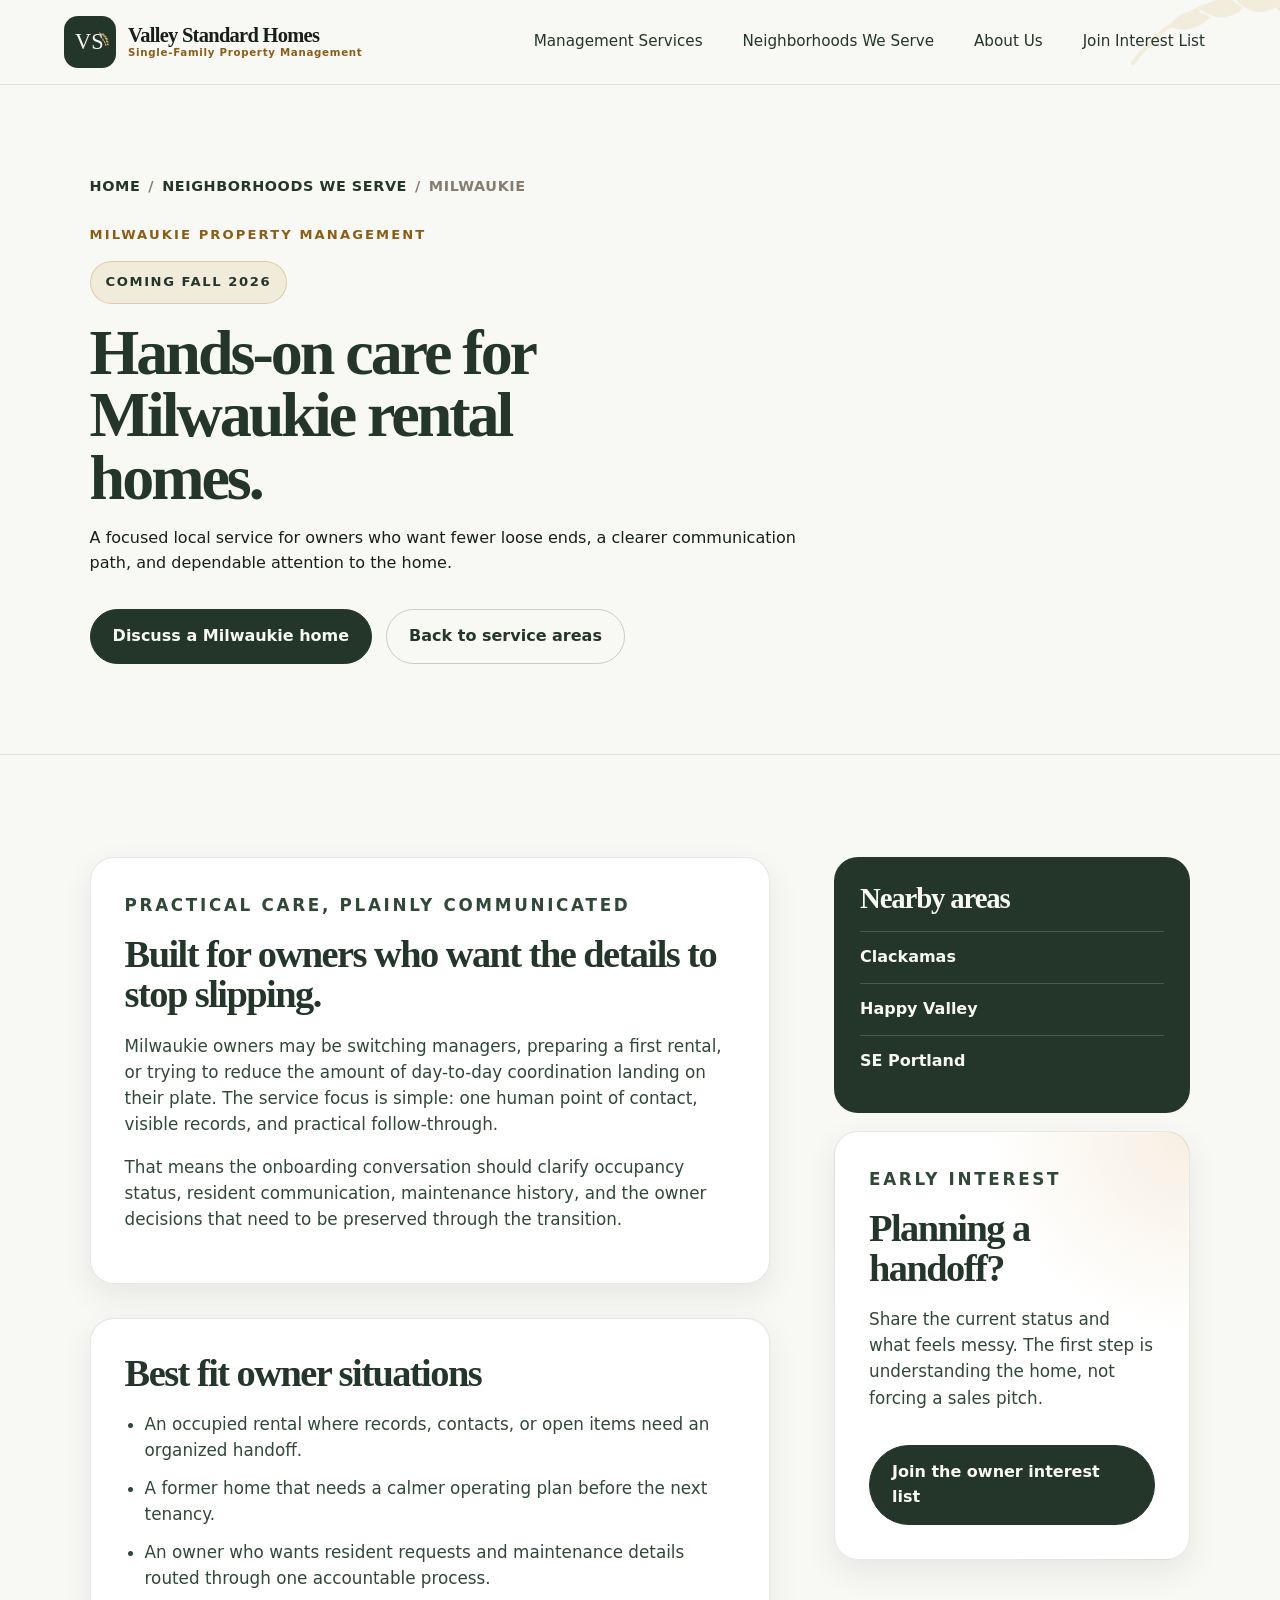
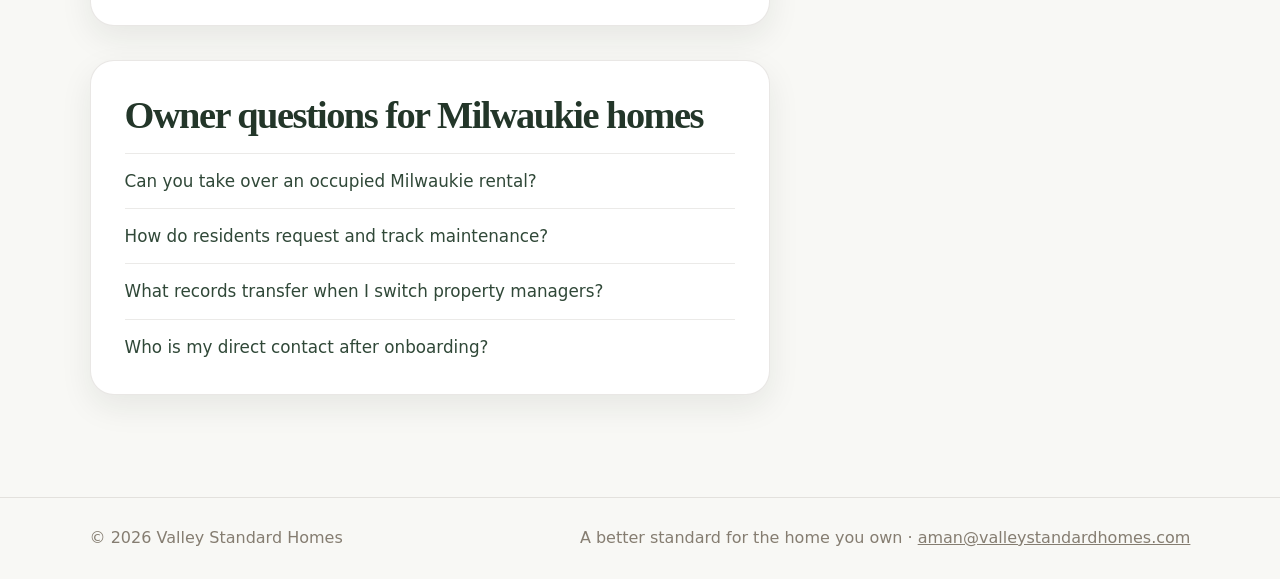
<file: areas/milwaukie/index.html>
<!doctype html>
<html lang="en">
  <head>
    <meta charset="utf-8">
    <meta name="viewport" content="width=device-width, initial-scale=1">
    <title>Milwaukie Property Management | Valley Standard Homes</title>
    <meta name="description" content="Hands-on single-family property management for Milwaukie owners who want fewer loose ends, clearer communication, and dependable attention to the home.">
    <meta property="og:title" content="Milwaukie Property Management | Valley Standard Homes">
    <meta property="og:description" content="Practical care, plain communication, and a human point of contact for Milwaukie rental homes.">
    <meta property="og:type" content="website">
    <meta property="og:url" content="https://valleystandardhomes.com/areas/milwaukie/">
    <meta property="og:image" content="https://valleystandardhomes.com/assets/social-card.png">
    <meta property="og:image:type" content="image/png">
    <meta property="og:image:width" content="1200">
    <meta property="og:image:height" content="630">
    <meta property="og:image:alt" content="Valley Standard Homes logo and single-family property management message">
    <link rel="canonical" href="https://valleystandardhomes.com/areas/milwaukie/">
    <link rel="icon" href="../../assets/valley-standard-icon.svg" type="image/svg+xml">
    <link rel="stylesheet" href="../../styles.css">
  </head>
  <body>
    <header class="site-header">
      <svg class="header-olive" viewBox="0 0 220 88" aria-hidden="true"><path d="M18 70 C74 12, 142 8, 206 28" /><path d="M58 38 C70 24, 87 22, 100 34 C86 45, 71 46, 58 38Z" /><path d="M92 25 C106 14, 123 15, 134 29 C119 39, 105 38, 92 25Z" /><path d="M128 20 C144 12, 160 16, 169 31 C153 39, 139 35, 128 20Z" /><path d="M162 25 C178 20, 192 27, 198 43 C183 48, 171 41, 162 25Z" /></svg>
      <a class="brand" href="/" aria-label="Valley Standard Homes home"><img src="../../assets/valley-standard-icon.svg" alt="" class="brand-mark"><span><strong>Valley Standard Homes</strong><small>Single-Family Property Management</small></span></a>
      <nav class="nav" aria-label="Main navigation"><a href="/#services">Management Services</a><a href="/#areas">Neighborhoods We Serve</a><a href="/#about">About Us</a><a href="/#contact">Join Interest List</a></nav>
      <details class="mobile-menu"><summary aria-label="Open navigation menu"><span></span><span></span><span></span></summary><div class="mobile-menu-panel"><a href="/#services">Management Services</a><a href="/#areas">Neighborhoods We Serve</a><a href="/#about">About Us</a><a href="/#contact">Join Interest List</a></div></details>
    </header>

    <main>
      <section class="area-page-hero">
        <nav class="breadcrumb" aria-label="Breadcrumb"><a href="/">Home</a><span>/</span><a href="/#areas">Neighborhoods We Serve</a><span>/</span><span>Milwaukie</span></nav>
        <p class="eyebrow">Milwaukie property management</p>
        <p class="launch-status">Coming Fall 2026</p>
        <h1>Hands-on care for Milwaukie rental homes.</h1>
        <p class="hero-copy">A focused local service for owners who want fewer loose ends, a clearer communication path, and dependable attention to the home.</p>
        <div class="hero-actions"><a class="button primary" href="/#contact">Discuss a Milwaukie home</a><a class="button secondary" href="/#areas">Back to service areas</a></div>
      </section>

      <section class="section area-layout">
        <div class="area-main">
          <article class="area-panel">
            <p class="eyebrow">Practical care, plainly communicated</p>
            <h2>Built for owners who want the details to stop slipping.</h2>
            <p>Milwaukie owners may be switching managers, preparing a first rental, or trying to reduce the amount of day-to-day coordination landing on their plate. The service focus is simple: one human point of contact, visible records, and practical follow-through.</p>
            <p>That means the onboarding conversation should clarify occupancy status, resident communication, maintenance history, and the owner decisions that need to be preserved through the transition.</p>
          </article>

          <article class="area-panel">
            <h2>Best fit owner situations</h2>
            <ul>
              <li>An occupied rental where records, contacts, or open items need an organized handoff.</li>
              <li>A former home that needs a calmer operating plan before the next tenancy.</li>
              <li>An owner who wants resident requests and maintenance details routed through one accountable process.</li>
            </ul>
          </article>

          <article class="question-panel">
            <h2>Owner questions for Milwaukie homes</h2>
            <ul class="question-list">
              <li>Can you take over an occupied Milwaukie rental?</li>
              <li>How do residents request and track maintenance?</li>
              <li>What records transfer when I switch property managers?</li>
              <li>Who is my direct contact after onboarding?</li>
            </ul>
          </article>
        </div>

        <aside class="area-sidebar">
          <div class="area-nav-card"><h2>Nearby areas</h2><a href="/areas/clackamas/">Clackamas</a><a href="/areas/happy-valley/">Happy Valley</a><a href="/areas/portland/">SE Portland</a></div>
          <div class="area-cta"><p class="eyebrow">Early interest</p><h2>Planning a handoff?</h2><p>Share the current status and what feels messy. The first step is understanding the home, not forcing a sales pitch.</p><a class="button primary" href="/#contact">Join the owner interest list</a></div>
        </aside>
      </section>
    </main>

    <footer class="site-footer"><span>© 2026 Valley Standard Homes</span><span>A better standard for the home you own · <a href="mailto:aman@valleystandardhomes.com">aman@valleystandardhomes.com</a></span></footer>
    <script src="../../site.js"></script>
  </body>
</html>
</file>
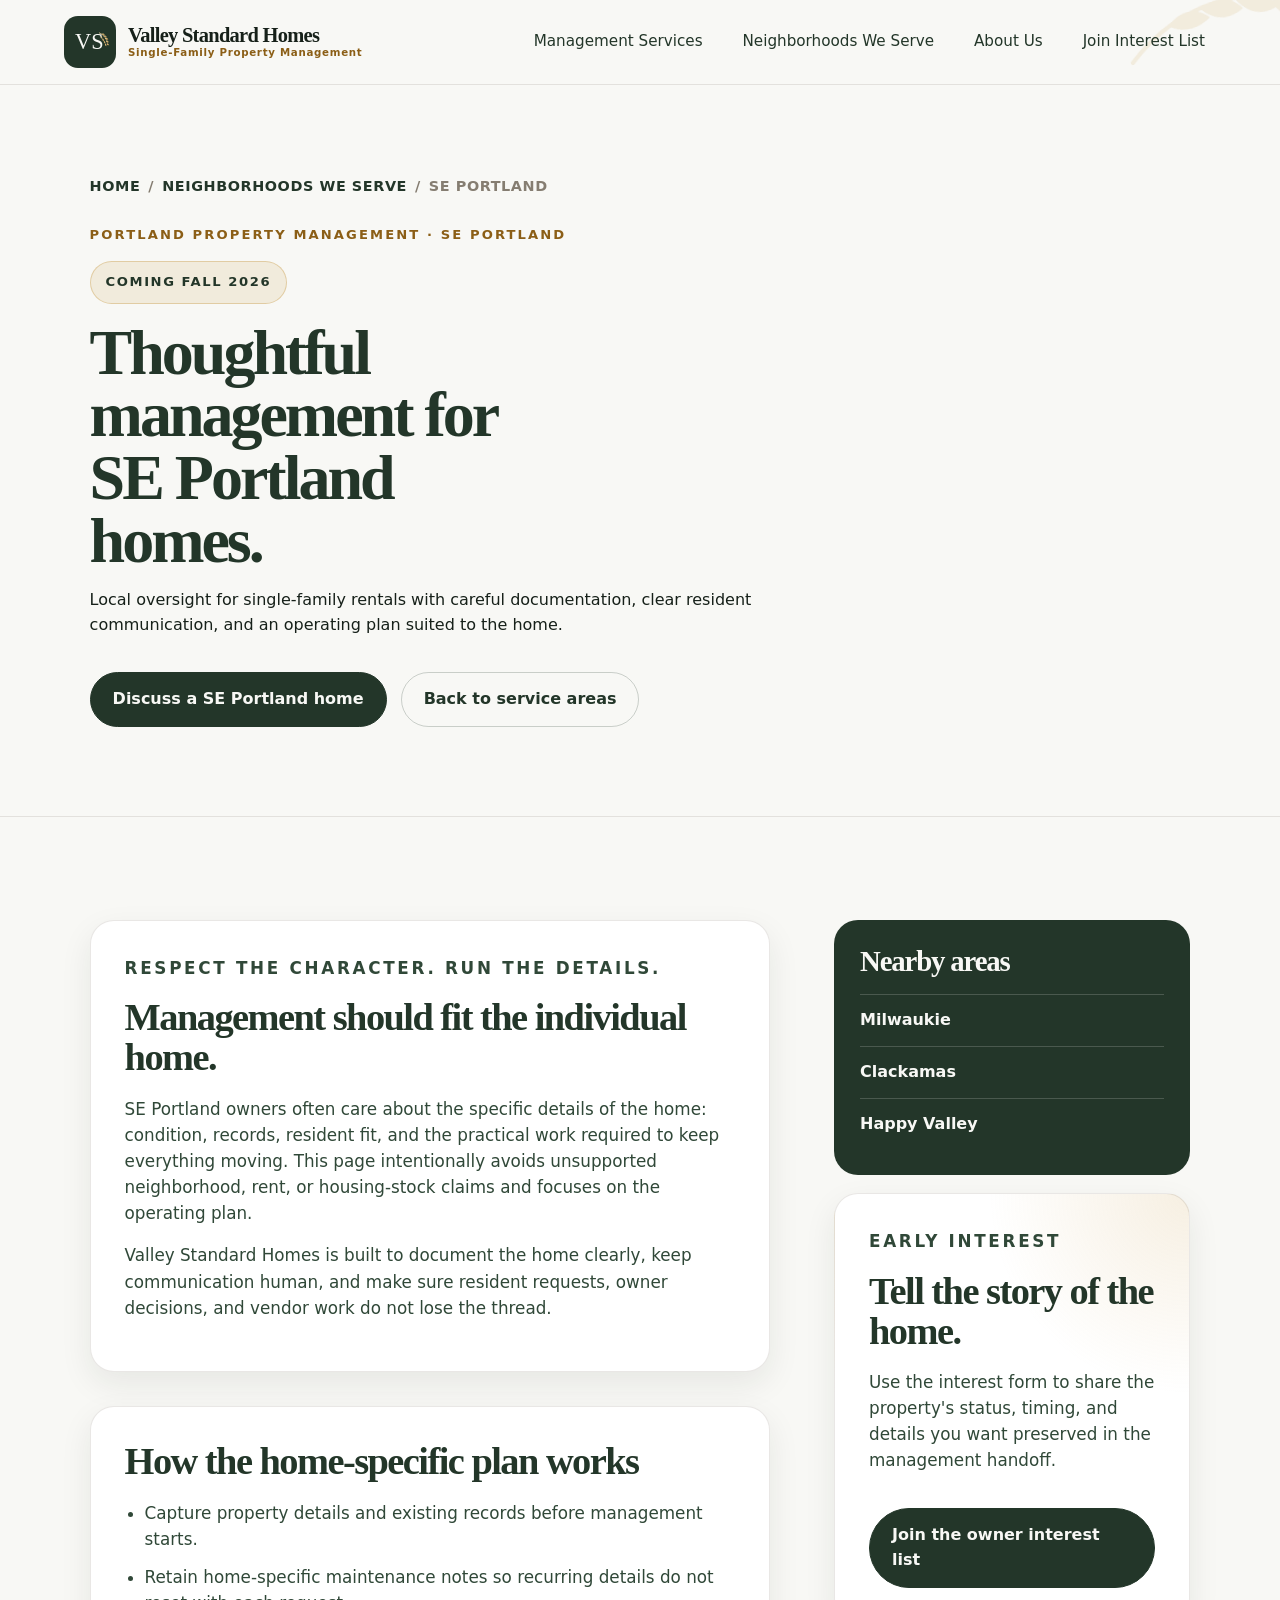
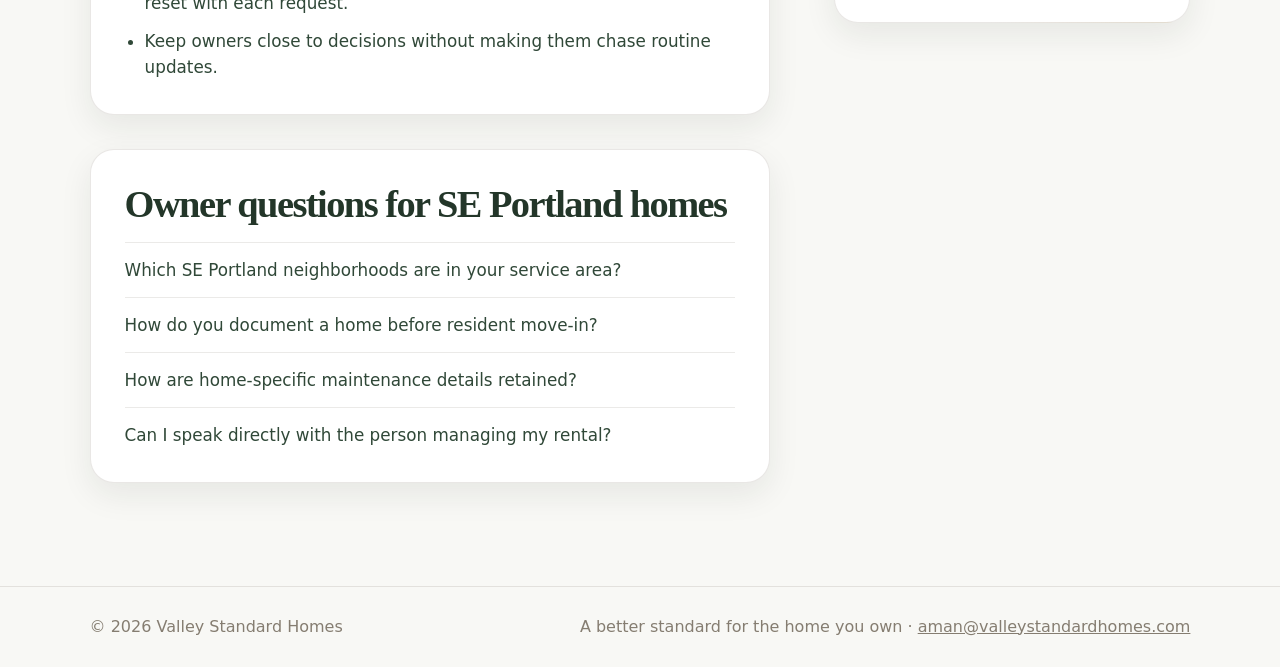
<file: areas/portland/index.html>
<!doctype html>
<html lang="en">
  <head>
    <meta charset="utf-8">
    <meta name="viewport" content="width=device-width, initial-scale=1">
    <title>SE Portland Property Management | Valley Standard Homes</title>
    <meta name="description" content="Thoughtful single-family property management for SE Portland homes, with careful documentation, clear resident communication, and an operating plan suited to the home.">
    <meta property="og:title" content="SE Portland Property Management | Valley Standard Homes">
    <meta property="og:description" content="Owner-focused management for SE Portland homes without unsupported neighborhood claims or generic templates.">
    <meta property="og:type" content="website">
    <meta property="og:url" content="https://valleystandardhomes.com/areas/portland/">
    <meta property="og:image" content="https://valleystandardhomes.com/assets/social-card.png">
    <meta property="og:image:type" content="image/png">
    <meta property="og:image:width" content="1200">
    <meta property="og:image:height" content="630">
    <meta property="og:image:alt" content="Valley Standard Homes logo and single-family property management message">
    <link rel="canonical" href="https://valleystandardhomes.com/areas/portland/">
    <link rel="icon" href="../../assets/valley-standard-icon.svg" type="image/svg+xml">
    <link rel="stylesheet" href="../../styles.css">
  </head>
  <body>
    <header class="site-header">
      <svg class="header-olive" viewBox="0 0 220 88" aria-hidden="true"><path d="M18 70 C74 12, 142 8, 206 28" /><path d="M58 38 C70 24, 87 22, 100 34 C86 45, 71 46, 58 38Z" /><path d="M92 25 C106 14, 123 15, 134 29 C119 39, 105 38, 92 25Z" /><path d="M128 20 C144 12, 160 16, 169 31 C153 39, 139 35, 128 20Z" /><path d="M162 25 C178 20, 192 27, 198 43 C183 48, 171 41, 162 25Z" /></svg>
      <a class="brand" href="/" aria-label="Valley Standard Homes home"><img src="../../assets/valley-standard-icon.svg" alt="" class="brand-mark"><span><strong>Valley Standard Homes</strong><small>Single-Family Property Management</small></span></a>
      <nav class="nav" aria-label="Main navigation"><a href="/#services">Management Services</a><a href="/#areas">Neighborhoods We Serve</a><a href="/#about">About Us</a><a href="/#contact">Join Interest List</a></nav>
      <details class="mobile-menu"><summary aria-label="Open navigation menu"><span></span><span></span><span></span></summary><div class="mobile-menu-panel"><a href="/#services">Management Services</a><a href="/#areas">Neighborhoods We Serve</a><a href="/#about">About Us</a><a href="/#contact">Join Interest List</a></div></details>
    </header>

    <main>
      <section class="area-page-hero">
        <nav class="breadcrumb" aria-label="Breadcrumb"><a href="/">Home</a><span>/</span><a href="/#areas">Neighborhoods We Serve</a><span>/</span><span>SE Portland</span></nav>
        <p class="eyebrow">Portland property management · SE Portland</p>
        <p class="launch-status">Coming Fall 2026</p>
        <h1>Thoughtful management for SE Portland homes.</h1>
        <p class="hero-copy">Local oversight for single-family rentals with careful documentation, clear resident communication, and an operating plan suited to the home.</p>
        <div class="hero-actions"><a class="button primary" href="/#contact">Discuss a SE Portland home</a><a class="button secondary" href="/#areas">Back to service areas</a></div>
      </section>

      <section class="section area-layout">
        <div class="area-main">
          <article class="area-panel">
            <p class="eyebrow">Respect the character. Run the details.</p>
            <h2>Management should fit the individual home.</h2>
            <p>SE Portland owners often care about the specific details of the home: condition, records, resident fit, and the practical work required to keep everything moving. This page intentionally avoids unsupported neighborhood, rent, or housing-stock claims and focuses on the operating plan.</p>
            <p>Valley Standard Homes is built to document the home clearly, keep communication human, and make sure resident requests, owner decisions, and vendor work do not lose the thread.</p>
          </article>

          <article class="area-panel">
            <h2>How the home-specific plan works</h2>
            <ul>
              <li>Capture property details and existing records before management starts.</li>
              <li>Retain home-specific maintenance notes so recurring details do not reset with each request.</li>
              <li>Keep owners close to decisions without making them chase routine updates.</li>
            </ul>
          </article>

          <article class="question-panel">
            <h2>Owner questions for SE Portland homes</h2>
            <ul class="question-list">
              <li>Which SE Portland neighborhoods are in your service area?</li>
              <li>How do you document a home before resident move-in?</li>
              <li>How are home-specific maintenance details retained?</li>
              <li>Can I speak directly with the person managing my rental?</li>
            </ul>
          </article>
        </div>

        <aside class="area-sidebar">
          <div class="area-nav-card"><h2>Nearby areas</h2><a href="/areas/milwaukie/">Milwaukie</a><a href="/areas/clackamas/">Clackamas</a><a href="/areas/happy-valley/">Happy Valley</a></div>
          <div class="area-cta"><p class="eyebrow">Early interest</p><h2>Tell the story of the home.</h2><p>Use the interest form to share the property's status, timing, and details you want preserved in the management handoff.</p><a class="button primary" href="/#contact">Join the owner interest list</a></div>
        </aside>
      </section>
    </main>

    <footer class="site-footer"><span>© 2026 Valley Standard Homes</span><span>A better standard for the home you own · <a href="mailto:aman@valleystandardhomes.com">aman@valleystandardhomes.com</a></span></footer>
    <script src="../../site.js"></script>
  </body>
</html>
</file>
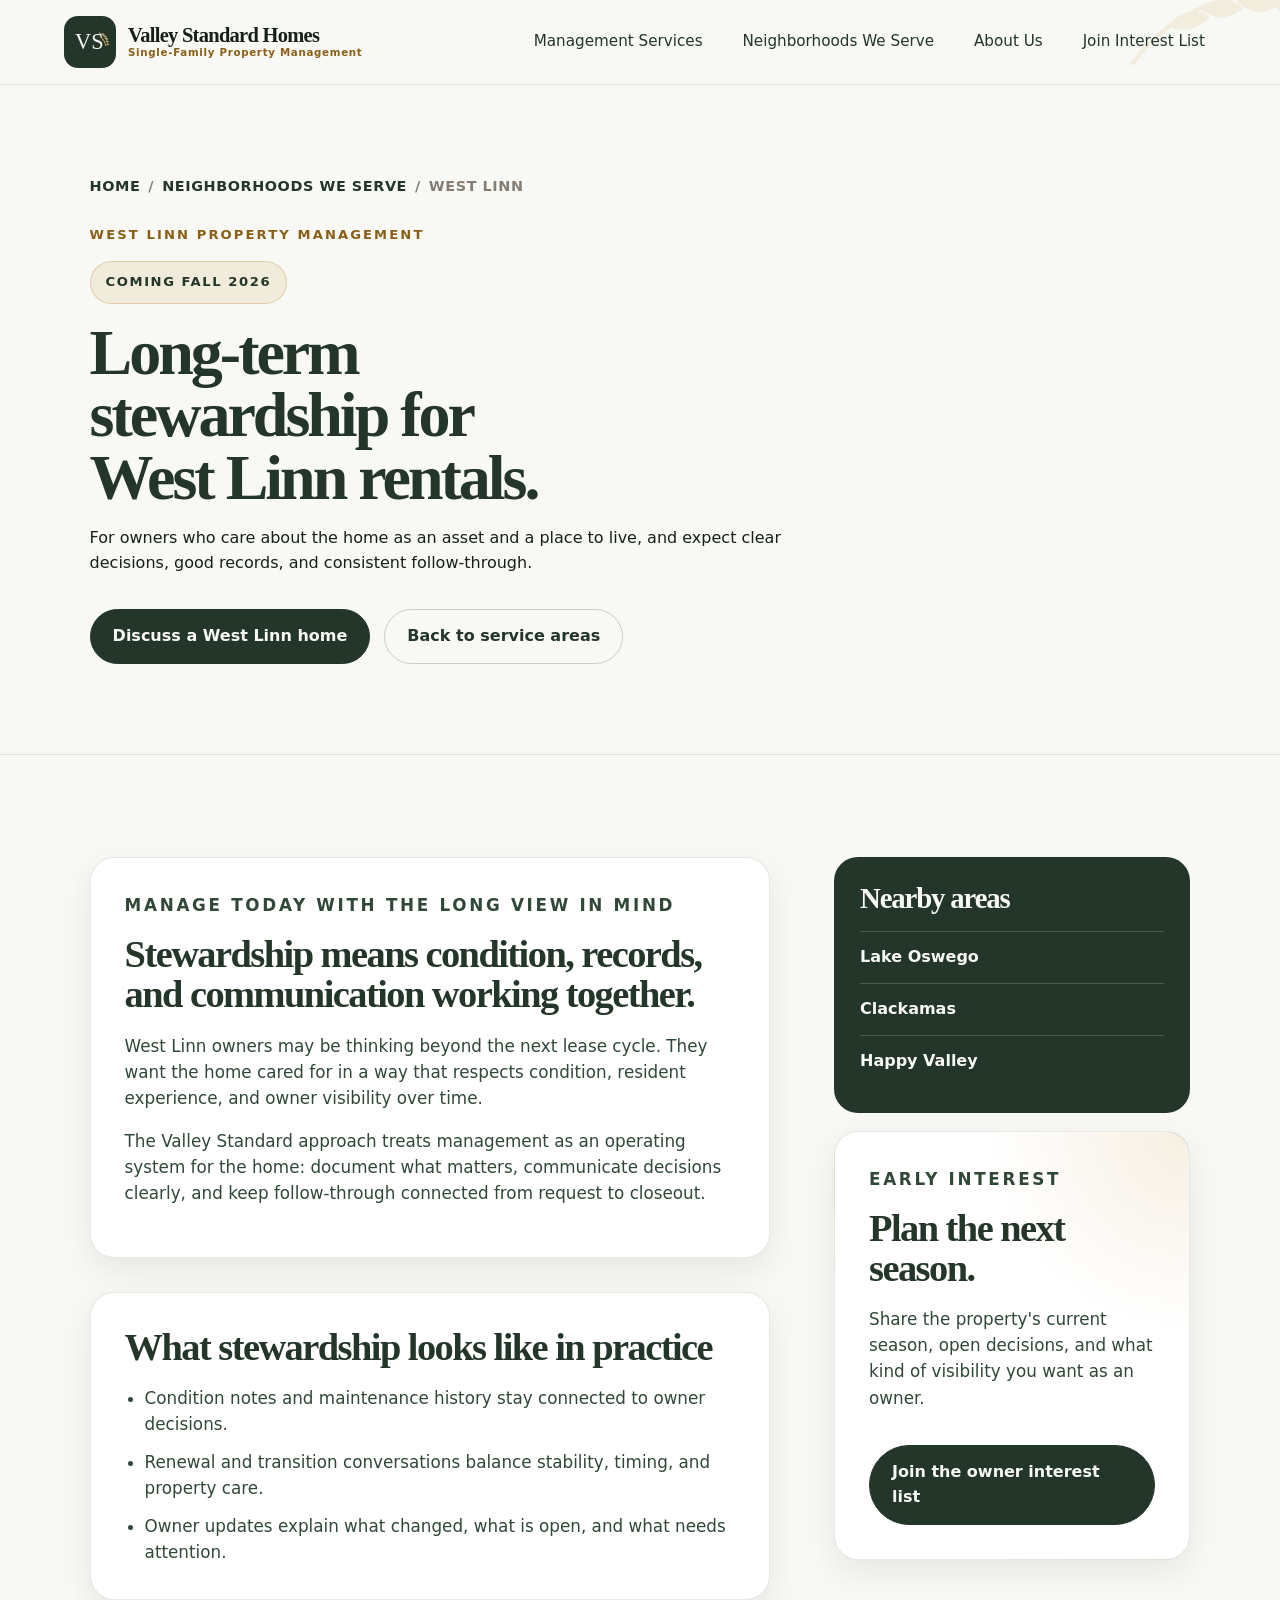
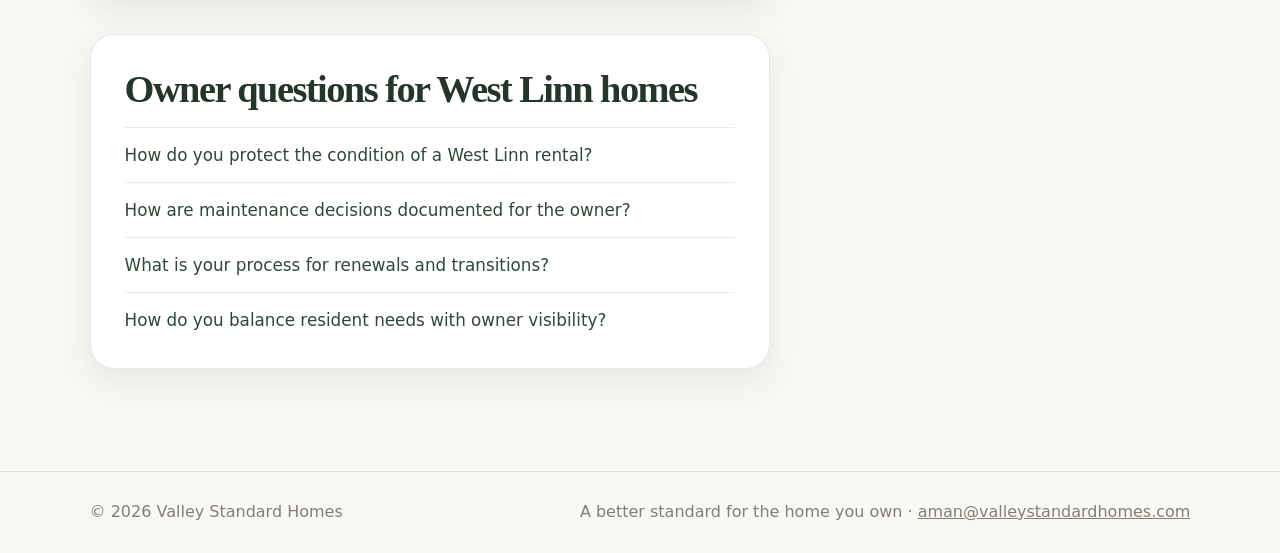
<file: areas/west-linn/index.html>
<!doctype html>
<html lang="en">
  <head>
    <meta charset="utf-8">
    <meta name="viewport" content="width=device-width, initial-scale=1">
    <title>West Linn Property Management | Valley Standard Homes</title>
    <meta name="description" content="Long-term stewardship for West Linn rental homes, with owner visibility, resident care, property-condition records, and consistent follow-through.">
    <meta property="og:title" content="West Linn Property Management | Valley Standard Homes">
    <meta property="og:description" content="A stewardship-minded approach to West Linn single-family rental management.">
    <meta property="og:type" content="website">
    <meta property="og:url" content="https://valleystandardhomes.com/areas/west-linn/">
    <meta property="og:image" content="https://valleystandardhomes.com/assets/social-card.png">
    <meta property="og:image:type" content="image/png">
    <meta property="og:image:width" content="1200">
    <meta property="og:image:height" content="630">
    <meta property="og:image:alt" content="Valley Standard Homes logo and single-family property management message">
    <link rel="canonical" href="https://valleystandardhomes.com/areas/west-linn/">
    <link rel="icon" href="../../assets/valley-standard-icon.svg" type="image/svg+xml">
    <link rel="stylesheet" href="../../styles.css">
  </head>
  <body>
    <header class="site-header">
      <svg class="header-olive" viewBox="0 0 220 88" aria-hidden="true"><path d="M18 70 C74 12, 142 8, 206 28" /><path d="M58 38 C70 24, 87 22, 100 34 C86 45, 71 46, 58 38Z" /><path d="M92 25 C106 14, 123 15, 134 29 C119 39, 105 38, 92 25Z" /><path d="M128 20 C144 12, 160 16, 169 31 C153 39, 139 35, 128 20Z" /><path d="M162 25 C178 20, 192 27, 198 43 C183 48, 171 41, 162 25Z" /></svg>
      <a class="brand" href="/" aria-label="Valley Standard Homes home"><img src="../../assets/valley-standard-icon.svg" alt="" class="brand-mark"><span><strong>Valley Standard Homes</strong><small>Single-Family Property Management</small></span></a>
      <nav class="nav" aria-label="Main navigation"><a href="/#services">Management Services</a><a href="/#areas">Neighborhoods We Serve</a><a href="/#about">About Us</a><a href="/#contact">Join Interest List</a></nav>
      <details class="mobile-menu"><summary aria-label="Open navigation menu"><span></span><span></span><span></span></summary><div class="mobile-menu-panel"><a href="/#services">Management Services</a><a href="/#areas">Neighborhoods We Serve</a><a href="/#about">About Us</a><a href="/#contact">Join Interest List</a></div></details>
    </header>

    <main>
      <section class="area-page-hero">
        <nav class="breadcrumb" aria-label="Breadcrumb"><a href="/">Home</a><span>/</span><a href="/#areas">Neighborhoods We Serve</a><span>/</span><span>West Linn</span></nav>
        <p class="eyebrow">West Linn property management</p>
        <p class="launch-status">Coming Fall 2026</p>
        <h1>Long-term stewardship for West Linn rentals.</h1>
        <p class="hero-copy">For owners who care about the home as an asset and a place to live, and expect clear decisions, good records, and consistent follow-through.</p>
        <div class="hero-actions"><a class="button primary" href="/#contact">Discuss a West Linn home</a><a class="button secondary" href="/#areas">Back to service areas</a></div>
      </section>

      <section class="section area-layout">
        <div class="area-main">
          <article class="area-panel">
            <p class="eyebrow">Manage today with the long view in mind</p>
            <h2>Stewardship means condition, records, and communication working together.</h2>
            <p>West Linn owners may be thinking beyond the next lease cycle. They want the home cared for in a way that respects condition, resident experience, and owner visibility over time.</p>
            <p>The Valley Standard approach treats management as an operating system for the home: document what matters, communicate decisions clearly, and keep follow-through connected from request to closeout.</p>
          </article>

          <article class="area-panel">
            <h2>What stewardship looks like in practice</h2>
            <ul>
              <li>Condition notes and maintenance history stay connected to owner decisions.</li>
              <li>Renewal and transition conversations balance stability, timing, and property care.</li>
              <li>Owner updates explain what changed, what is open, and what needs attention.</li>
            </ul>
          </article>

          <article class="question-panel">
            <h2>Owner questions for West Linn homes</h2>
            <ul class="question-list">
              <li>How do you protect the condition of a West Linn rental?</li>
              <li>How are maintenance decisions documented for the owner?</li>
              <li>What is your process for renewals and transitions?</li>
              <li>How do you balance resident needs with owner visibility?</li>
            </ul>
          </article>
        </div>

        <aside class="area-sidebar">
          <div class="area-nav-card"><h2>Nearby areas</h2><a href="/areas/lake-oswego/">Lake Oswego</a><a href="/areas/clackamas/">Clackamas</a><a href="/areas/happy-valley/">Happy Valley</a></div>
          <div class="area-cta"><p class="eyebrow">Early interest</p><h2>Plan the next season.</h2><p>Share the property's current season, open decisions, and what kind of visibility you want as an owner.</p><a class="button primary" href="/#contact">Join the owner interest list</a></div>
        </aside>
      </section>
    </main>

    <footer class="site-footer"><span>© 2026 Valley Standard Homes</span><span>A better standard for the home you own · <a href="mailto:aman@valleystandardhomes.com">aman@valleystandardhomes.com</a></span></footer>
    <script src="../../site.js"></script>
  </body>
</html>
</file>
<file: styles.css>
:root {
  color-scheme: light;
  --green: #233629;
  --green-2: #304838;
  --cream: #f8f8f5;
  --sand: #e7dfd2;
  --mist: #dbe8df;
  --taupe: #857d71;
  --gold: #d4b06d;
  --gold-text: #8b5e16;
  --rust: #ad4e31;
  --ink: #162019;
  --white: #ffffff;
  --shadow: 0 24px 70px rgba(22, 32, 25, 0.13);
  --display-font: "Iowan Old Style", "Bodoni 72", Didot, "Hoefler Text", Georgia, "Times New Roman", serif;
}

* {
  box-sizing: border-box;
}

html {
  overflow-x: clip;
  scroll-behavior: smooth;
  width: 100%;
}

body {
  margin: 0;
  background: var(--cream);
  color: var(--ink);
  font-family: Inter, ui-sans-serif, system-ui, -apple-system, BlinkMacSystemFont, "Segoe UI", sans-serif;
  line-height: 1.55;
  overflow-x: clip;
  width: 100%;
}

a {
  color: inherit;
}

.site-header {
  align-items: center;
  background: rgba(248, 248, 245, 0.92);
  border-bottom: 1px solid rgba(133, 125, 113, 0.18);
  display: flex;
  justify-content: space-between;
  left: 0;
  overflow: visible;
  padding: 16px clamp(20px, 5vw, 72px);
  position: sticky;
  right: 0;
  top: 0;
  backdrop-filter: blur(14px);
  z-index: 50;
}

.header-olive {
  height: 88px;
  opacity: 0.18;
  pointer-events: none;
  position: absolute;
  right: clamp(-74px, -4vw, -24px);
  top: -18px;
  transform: rotate(-7deg);
  width: 220px;
  z-index: 0;
}

.header-olive path {
  fill: var(--gold);
}

.header-olive path:first-child {
  fill: none;
  stroke: var(--gold);
  stroke-linecap: round;
  stroke-width: 4;
}

.brand {
  align-items: center;
  display: inline-flex;
  flex-shrink: 0;
  gap: 12px;
  min-width: 0;
  position: relative;
  text-decoration: none;
  z-index: 1;
}

.brand span {
  min-width: 0;
}

.brand-mark {
  border-radius: 14px;
  height: 52px;
  width: 52px;
}

.brand strong {
  display: block;
  font-family: var(--display-font);
  font-size: clamp(1.25rem, 1.6vw, 1.7rem);
  font-weight: 700;
  letter-spacing: -0.035em;
  line-height: 1;
}

.brand small {
  color: var(--gold-text);
  display: block;
  font-size: 0.64rem;
  font-weight: 800;
  letter-spacing: 0.07em;
  line-height: 1.25;
}

.nav {
  display: flex;
  gap: clamp(12px, 1.4vw, 18px);
  font-size: 0.95rem;
  position: relative;
  z-index: 1;
}

.nav a {
  border-radius: 999px;
  color: var(--green);
  padding: 9px 11px;
  text-decoration: none;
  transition: background 160ms ease, color 160ms ease, transform 160ms ease;
}

.nav a:hover,
.nav a:focus-visible {
  background: rgba(212, 176, 109, 0.16);
  color: var(--green);
  transform: translateY(-1px);
}

.nav a:focus-visible {
  outline: 2px solid rgba(212, 176, 109, 0.72);
  outline-offset: 3px;
}

.mobile-menu {
  display: none;
  position: relative;
  z-index: 2;
}

.mobile-menu summary {
  align-items: center;
  background: var(--green);
  border: 1px solid rgba(35, 54, 41, 0.24);
  border-radius: 999px;
  box-shadow: 0 10px 26px rgba(22, 32, 25, 0.1);
  cursor: pointer;
  display: inline-flex;
  height: 44px;
  justify-content: center;
  list-style: none;
  position: relative;
  width: 44px;
}

.mobile-menu summary::-webkit-details-marker {
  display: none;
}

.mobile-menu summary span {
  background: var(--cream);
  border-radius: 999px;
  display: block;
  height: 2px;
  position: absolute;
  transition: transform 160ms ease, opacity 160ms ease;
  width: 18px;
}

.mobile-menu summary span:nth-child(1) {
  transform: translateY(-6px);
}

.mobile-menu summary span:nth-child(3) {
  transform: translateY(6px);
}

.mobile-menu[open] summary span:nth-child(1) {
  transform: rotate(45deg);
}

.mobile-menu[open] summary span:nth-child(2) {
  opacity: 0;
}

.mobile-menu[open] summary span:nth-child(3) {
  transform: rotate(-45deg);
}

.mobile-menu-panel {
  background: var(--cream);
  border: 1px solid rgba(133, 125, 113, 0.16);
  border-radius: 0 0 26px 26px;
  box-shadow: 0 24px 54px rgba(22, 32, 25, 0.14);
  display: grid;
  gap: 0;
  left: 0;
  max-height: calc(100dvh - 84px);
  overflow-y: auto;
  padding: 8px 24px 18px;
  position: fixed;
  right: 0;
  top: 84px;
  z-index: 60;
}

.mobile-menu-panel a {
  align-items: center;
  border-bottom: 1px solid rgba(133, 125, 113, 0.12);
  border-radius: 0;
  color: var(--green);
  display: flex;
  font-weight: 800;
  justify-content: space-between;
  min-height: 58px;
  padding: 15px 0;
  text-decoration: none;
}

.mobile-menu-panel a::after {
  color: var(--gold-text);
  content: "→";
  font-family: Georgia, "Times New Roman", serif;
  font-size: 1.2rem;
}

.mobile-menu-panel a:last-child {
  border-bottom: 0;
}

.mobile-menu-panel a:hover {
  color: var(--gold-text);
}

.hero {
  align-items: start;
  display: grid;
  gap: clamp(28px, 4vw, 56px);
  grid-template-columns: 1fr;
  min-height: auto;
  padding: clamp(42px, 5.5vw, 72px) clamp(28px, 5.5vw, 72px) clamp(52px, 6vw, 84px);
}

.hero-content {
  max-width: 760px;
  position: relative;
}

.eyebrow {
  color: var(--gold-text);
  font-size: clamp(0.82rem, 0.9vw, 0.92rem);
  font-weight: 800;
  letter-spacing: 0.16em;
  margin: 0 0 16px;
  text-transform: uppercase;
}

h1,
h2,
h3 {
  color: var(--green);
  font-family: var(--display-font);
  line-height: 1.05;
  margin: 0;
}

h1 {
  font-size: clamp(3.6rem, 5vw, 5.15rem);
  letter-spacing: -0.047em;
  line-height: 0.98;
  max-width: 14.5ch;
}

h2 {
  font-size: clamp(2.1rem, 4.5vw, 4rem);
  letter-spacing: -0.04em;
}

h3 {
  font-size: 1.42rem;
}

.hero-content .hero-copy {
  background: rgba(212, 176, 109, 0.12);
  border: 1px solid rgba(212, 176, 109, 0.2);
  border-radius: 20px;
  color: var(--green-2);
  margin: 24px 0 0;
  max-width: 650px;
  padding: 16px 18px;
}

.hero-content .hero-copy span {
  color: var(--green);
  display: block;
  font-size: clamp(1.08rem, 1.28vw, 1.22rem);
  font-weight: 650;
  line-height: 1.48;
}

.hero-intro-row {
  display: block;
}

.hero-title-row {
  display: block;
}

.hero-care-snapshot {
  display: none;
}

.launch-status {
  align-items: center;
  background: rgba(212, 176, 109, 0.18);
  border: 1px solid rgba(212, 176, 109, 0.52);
  border-radius: 999px;
  color: var(--green);
  display: inline-flex;
  font-size: 0.82rem;
  font-weight: 900;
  letter-spacing: 0.12em;
  margin: 0 0 18px;
  padding: 10px 15px;
  text-transform: uppercase;
}

.hero-actions {
  display: flex;
  flex-wrap: wrap;
  gap: 14px;
  margin-top: 34px;
}

.button {
  align-items: center;
  border-radius: 999px;
  display: inline-flex;
  gap: 10px;
  font-weight: 800;
  justify-content: center;
  padding: 14px 22px;
  text-decoration: none;
  transition: transform 160ms ease, box-shadow 160ms ease, background 160ms ease;
}

.button:hover {
  transform: translateY(-1px);
}

.button.primary {
  background: var(--green);
  color: var(--cream);
  border: 1px solid var(--green);
}

.button-icon {
  fill: none;
  height: 18px;
  stroke: currentColor;
  stroke-linecap: round;
  stroke-linejoin: round;
  stroke-width: 2;
  width: 18px;
}

.button.secondary {
  border: 1px solid rgba(35, 54, 41, 0.22);
  color: var(--green);
}

.hero-quick-links {
  display: none;
  gap: 10px;
  margin-top: 18px;
}

.hero-quick-links a {
  border-bottom: 1px solid rgba(35, 54, 41, 0.28);
  color: var(--green);
  font-weight: 800;
  text-decoration: none;
}

.hero-quick-links a:hover {
  color: var(--gold-text);
}

.hero-card {
  background: var(--white);
  border: 1px solid rgba(133, 125, 113, 0.16);
  border-radius: 32px;
  box-shadow: var(--shadow);
  padding: clamp(24px, 3vw, 34px);
  max-width: 430px;
}

.logo-full {
  display: block;
  height: auto;
  margin-bottom: 20px;
  max-width: 100%;
}

.hero-card p {
  color: var(--green-2);
  font-size: 1rem;
  margin: 0;
}

.founder-section {
  align-items: center;
  background: var(--green);
  color: var(--cream);
  display: grid;
  gap: clamp(34px, 5vw, 72px);
  grid-template-columns: minmax(0, 1fr) minmax(260px, 340px);
  padding-bottom: clamp(56px, 7vw, 88px);
  padding-top: clamp(56px, 7vw, 88px);
}

.founder-section h2,
.founder-section h3 {
  color: var(--cream);
}

.founder-copy {
  max-width: 820px;
}

.founder-kicker {
  align-items: center;
  display: flex;
  gap: 16px;
  margin-bottom: 18px;
}

.founder-identity {
  display: grid;
  gap: 3px;
}

.founder-kicker .eyebrow {
  margin: 0;
}

.founder-identity strong {
  color: var(--cream);
  font-family: var(--display-font);
  font-size: clamp(1.45rem, 2vw, 1.9rem);
  font-weight: 700;
  letter-spacing: -0.03em;
  line-height: 1;
}

.founder-identity span {
  color: rgba(248, 248, 245, 0.72);
  font-size: 0.92rem;
  line-height: 1.35;
}

.founder-section h2 {
  font-size: clamp(3.25rem, 5.1vw, 5.6rem);
  max-width: 13ch;
}

.founder-copy p:not(.eyebrow),
.founder-card p:not(.promise-label) {
  color: rgba(248, 248, 245, 0.82);
  font-size: clamp(1.05rem, 1.35vw, 1.22rem);
}

.promise-label {
  color: var(--gold);
  font-size: 0.78rem;
  font-weight: 800;
  letter-spacing: 0.16em;
  margin: 0 0 14px;
  text-transform: uppercase;
}

.founder-email-note {
  align-items: flex-start;
  background: rgba(212, 176, 109, 0.1);
  border-radius: 22px;
  color: rgba(248, 248, 245, 0.82);
  display: flex;
  font-size: 1rem;
  gap: 12px;
  line-height: 1.55;
  margin: 0;
  padding: 20px;
}

.founder-email-icon {
  fill: none;
  flex: 0 0 auto;
  height: 22px;
  margin-top: 2px;
  stroke: var(--gold);
  stroke-linecap: round;
  stroke-linejoin: round;
  stroke-width: 1.9;
  width: 22px;
}

.founder-email-note a {
  color: var(--gold);
  font-weight: 800;
  text-decoration: none;
}

.founder-email-note a:hover {
  text-decoration: underline;
}

.founder-feature {
  align-self: center;
  display: grid;
  gap: 18px;
  justify-self: end;
  max-width: 360px;
  width: 100%;
}

.founder-photo {
  aspect-ratio: 1 / 1;
  border: 1px solid rgba(248, 248, 245, 0.22);
  border-radius: 999px;
  box-shadow: 0 14px 40px rgba(0, 0, 0, 0.16);
  display: block;
  flex: 0 0 auto;
  height: 68px;
  object-fit: cover;
  object-position: center center;
  width: 68px;
}

.founder-card {
  background: rgba(248, 248, 245, 0.08);
  border: 1px solid rgba(248, 248, 245, 0.18);
  border-radius: 26px;
  padding: 28px;
}

.founder-card h3 {
  font-size: clamp(1.8rem, 2.4vw, 2.45rem);
  letter-spacing: -0.04em;
}

.section {
  padding: clamp(60px, 8vw, 110px) clamp(20px, 7vw, 96px);
}

.split {
  border-top: 1px solid rgba(133, 125, 113, 0.18);
  display: grid;
  gap: clamp(34px, 4.5vw, 64px);
  grid-template-columns: minmax(0, 0.8fr) minmax(0, 1.2fr);
}

.owner-section {
  background:
    radial-gradient(circle at 85% 10%, rgba(212, 176, 109, 0.12), transparent 28%),
    linear-gradient(180deg, rgba(255, 255, 255, 0.6), rgba(248, 248, 245, 0.96));
}

.service-section {
  background:
    radial-gradient(circle at 14% 8%, rgba(212, 176, 109, 0.12), transparent 30%),
    linear-gradient(180deg, rgba(248, 248, 245, 0.96), rgba(255, 255, 255, 0.72));
}

.owner-intro {
  color: var(--taupe);
  font-size: clamp(1.02rem, 1.2vw, 1.16rem);
  margin: 24px 0 0;
  max-width: 520px;
}

.cards,
.service-grid {
  display: grid;
  gap: 18px;
}

.cards {
  grid-template-columns: repeat(3, minmax(0, 1fr));
}

.card,
.service,
.contact-form {
  background: var(--white);
  border: 1px solid rgba(133, 125, 113, 0.18);
  border-radius: 24px;
}

.card {
  display: flex;
  flex-direction: column;
  min-height: 0;
  padding: clamp(24px, 2.4vw, 30px);
}

.card p {
  color: var(--taupe);
  margin: 12px 0 0;
}

.card-points {
  border-top: 1px solid rgba(133, 125, 113, 0.16);
  color: var(--green);
  display: flex;
  flex-wrap: wrap;
  gap: 8px;
  font-size: 0.78rem;
  font-weight: 800;
  letter-spacing: 0.04em;
  line-height: 1.1;
  list-style: none;
  margin: 24px 0 0;
  padding: 20px 0 0;
  text-transform: uppercase;
}

.card-points li {
  align-items: center;
  background: rgba(212, 176, 109, 0.13);
  border: 1px solid rgba(212, 176, 109, 0.24);
  border-radius: 999px;
  display: flex;
  gap: 8px;
  padding: 9px 11px;
}

.card-points li::before {
  background: var(--gold);
  border-radius: 999px;
  content: "";
  flex: 0 0 auto;
  height: 6px;
  width: 6px;
}

.card-icon {
  align-items: center;
  background: linear-gradient(145deg, rgba(212, 176, 109, 0.2), rgba(231, 223, 210, 0.46));
  border: 1px solid rgba(212, 176, 109, 0.34);
  border-radius: 999px;
  display: inline-flex;
  height: 64px;
  justify-content: center;
  margin-bottom: 22px;
  width: 64px;
}

.card-icon svg {
  fill: none;
  height: 34px;
  stroke: var(--green);
  stroke-linecap: round;
  stroke-linejoin: round;
  stroke-width: 2.6;
  width: 34px;
}

.section-heading {
  max-width: 820px;
}

.section-heading p:not(.eyebrow),
.service-area p,
.contact-section p {
  color: var(--green-2);
  font-size: 1.12rem;
}

.service-grid {
  grid-template-columns: repeat(3, minmax(0, 1fr));
  margin-top: 42px;
}

.service {
  display: grid;
  gap: 18px;
  min-height: 238px;
  overflow: hidden;
  position: relative;
  color: var(--green);
  padding: 30px;
}

.service::after {
  background: radial-gradient(circle, rgba(212, 176, 109, 0.22), transparent 68%);
  content: "";
  height: 160px;
  position: absolute;
  right: -72px;
  top: -82px;
  width: 160px;
}

.service > * {
  position: relative;
  z-index: 1;
}

.service-number {
  align-items: center;
  background: rgba(212, 176, 109, 0.14);
  border: 1px solid rgba(212, 176, 109, 0.34);
  border-radius: 999px;
  color: var(--gold-text);
  display: inline-flex;
  font-family: Georgia, "Times New Roman", serif;
  font-size: 0.9rem;
  font-weight: 800;
  height: 44px;
  justify-content: center;
  width: 44px;
}

.service h3 {
  font-size: clamp(1.5rem, 2vw, 2rem);
  letter-spacing: -0.04em;
}

.service p {
  color: var(--taupe);
  font-size: 1rem;
  margin: 0;
}

.service-area {
  align-items: center;
  background: var(--green);
  color: var(--cream);
  display: grid;
  gap: clamp(28px, 5vw, 64px);
  grid-template-columns: minmax(0, 0.78fr) minmax(360px, 0.72fr);
}

.service-area h2,
.service-area p {
  color: var(--cream);
}

.service-area-copy {
  max-width: 760px;
}

.service-area-photo {
  background: rgba(248, 248, 245, 0.08);
  border: 1px solid rgba(248, 248, 245, 0.18);
  border-radius: 30px;
  box-shadow: 0 26px 70px rgba(22, 32, 25, 0.24);
  margin: 0;
  overflow: hidden;
}

.service-area-photo img {
  aspect-ratio: 4 / 3;
  display: block;
  height: auto;
  object-fit: cover;
  width: 100%;
}

.service-area-photo figcaption {
  background: var(--cream);
  color: var(--green);
  font-size: clamp(0.78rem, 1vw, 0.95rem);
  font-weight: 900;
  letter-spacing: 0.12em;
  padding: 16px 20px;
  text-transform: uppercase;
}

.area-list {
  display: flex;
  flex-wrap: wrap;
  gap: 10px;
  list-style: none;
  margin: 28px 0 0;
  padding: 0;
}

.area-list li {
  background: rgba(248, 248, 245, 0.1);
  border: 1px solid rgba(248, 248, 245, 0.22);
  border-radius: 999px;
  color: var(--cream);
  font-weight: 800;
}

.area-list a {
  display: block;
  padding: 10px 14px;
  text-decoration: none;
}

.area-list a:hover {
  color: var(--gold);
}

.breadcrumb {
  color: var(--taupe);
  display: flex;
  flex-wrap: wrap;
  font-size: 0.9rem;
  font-weight: 800;
  gap: 8px;
  letter-spacing: 0.04em;
  margin-bottom: 28px;
  text-transform: uppercase;
}

.breadcrumb a {
  color: var(--green);
  text-decoration: none;
}

.area-page-hero {
  border-bottom: 1px solid rgba(133, 125, 113, 0.18);
  padding: clamp(48px, 7vw, 92px) clamp(20px, 7vw, 96px);
}

.area-page-hero h1 {
  max-width: 14ch;
}

.area-page-hero .hero-copy {
  max-width: 720px;
}

.area-layout {
  align-items: start;
  display: grid;
  gap: clamp(34px, 5vw, 72px);
  grid-template-columns: minmax(0, 1.05fr) minmax(280px, 0.55fr);
}

.area-main {
  display: grid;
  gap: 34px;
}

.area-panel,
.question-panel,
.area-cta {
  background: var(--white);
  border: 1px solid rgba(133, 125, 113, 0.18);
  border-radius: 24px;
  box-shadow: 0 12px 32px rgba(22, 32, 25, 0.08);
  padding: clamp(24px, 3vw, 34px);
}

.area-panel h2,
.question-panel h2,
.area-cta h2 {
  font-size: clamp(2rem, 3vw, 3.15rem);
  margin-bottom: 18px;
}

.area-panel p,
.area-panel li,
.question-list li,
.area-cta p {
  color: var(--green-2);
  font-size: 1.05rem;
}

.area-panel ul {
  display: grid;
  gap: 12px;
  margin: 18px 0 0;
  padding-left: 20px;
}

.question-list {
  display: grid;
  gap: 14px;
  list-style: none;
  margin: 0;
  padding: 0;
}

.question-list li {
  border-top: 1px solid rgba(133, 125, 113, 0.16);
  padding-top: 14px;
}

.area-sidebar {
  display: grid;
  gap: 18px;
  position: sticky;
  top: 112px;
}

.area-nav-card {
  background: var(--green);
  border-radius: 24px;
  color: var(--cream);
  padding: 26px;
}

.area-nav-card h2 {
  color: var(--cream);
  font-size: 1.8rem;
  margin-bottom: 18px;
}

.area-nav-card a {
  border-top: 1px solid rgba(248, 248, 245, 0.18);
  color: var(--cream);
  display: block;
  font-weight: 800;
  padding: 13px 0;
  text-decoration: none;
}

.area-nav-card a:hover {
  color: var(--gold);
}

.area-cta {
  background:
    radial-gradient(circle at top right, rgba(212, 176, 109, 0.2), transparent 36%),
    var(--white);
}

.area-cta .button {
  margin-top: 18px;
}

.link-row {
  display: flex;
  flex-wrap: wrap;
  gap: 12px;
  margin-top: 22px;
}

.resources-section {
  background: var(--mist);
}

.contact-section {
  background:
    radial-gradient(circle at 15% 15%, rgba(212, 176, 109, 0.16), transparent 28%),
    var(--green);
  color: var(--cream);
  display: grid;
  gap: clamp(32px, 6vw, 80px);
  grid-template-columns: minmax(0, 0.8fr) minmax(300px, 0.9fr);
  padding-bottom: clamp(34px, 4vw, 58px);
}

.contact-section h2,
.contact-section .eyebrow {
  color: var(--cream);
}

.contact-section p {
  color: rgba(248, 248, 245, 0.78);
}

.contact-form {
  background:
    radial-gradient(circle at top right, rgba(212, 176, 109, 0.12), transparent 34%),
    var(--white);
  border: 1px solid rgba(133, 125, 113, 0.18);
  border-radius: 30px;
  box-shadow: 0 28px 80px rgba(8, 15, 10, 0.24);
  color: var(--ink);
  display: grid;
  gap: 14px 16px;
  grid-template-columns: repeat(2, minmax(0, 1fr));
  padding: clamp(26px, 4vw, 38px);
}

label {
  color: var(--green);
  display: grid;
  gap: 7px;
}

.full-field,
.consent-field,
.privacy-note,
.form-status {
  grid-column: 1 / -1;
}

.consent-field {
  align-items: flex-start;
  background: rgba(248, 248, 245, 0.7);
  border: 1px solid rgba(133, 125, 113, 0.16);
  border-radius: 16px;
  display: flex;
  gap: 12px;
  padding: 14px 15px;
}

.consent-field input {
  accent-color: var(--green);
  flex: 0 0 auto;
  height: 18px;
  margin: 2px 0 0;
  min-height: 0;
  padding: 0;
  width: 18px;
}

.consent-field span {
  color: var(--green);
  font-size: 0.92rem;
  font-weight: 800;
  letter-spacing: 0;
  line-height: 1.45;
  text-transform: none;
}

label > span {
  font-size: 0.82rem;
  font-weight: 900;
  letter-spacing: 0.06em;
  text-transform: uppercase;
}

label > span em {
  color: var(--taupe);
  font-style: normal;
  font-weight: 800;
  letter-spacing: 0.04em;
}

input,
select,
textarea {
  background: rgba(248, 248, 245, 0.82);
  border: 1px solid rgba(133, 125, 113, 0.24);
  border-radius: 16px;
  color: var(--ink);
  font: inherit;
  min-height: 52px;
  padding: 13px 15px;
  transition: border-color 160ms ease, box-shadow 160ms ease, background 160ms ease;
  width: 100%;
}

select {
  appearance: none;
  background-image:
    linear-gradient(45deg, transparent 50%, var(--green) 50%),
    linear-gradient(135deg, var(--green) 50%, transparent 50%);
  background-position:
    calc(100% - 20px) 52%,
    calc(100% - 14px) 52%;
  background-repeat: no-repeat;
  background-size: 6px 6px, 6px 6px;
}

input:focus,
select:focus,
textarea:focus {
  background: var(--white);
  border-color: rgba(212, 176, 109, 0.82);
  box-shadow: 0 0 0 4px rgba(212, 176, 109, 0.14);
  outline: none;
}

input::placeholder,
textarea::placeholder {
  color: rgba(133, 125, 113, 0.76);
}

textarea {
  min-height: 120px;
  resize: vertical;
}

.contact-form .button {
  align-self: start;
  cursor: pointer;
  font: inherit;
  margin-top: 2px;
  width: fit-content;
}

.contact-form .button:disabled {
  cursor: wait;
  opacity: 0.72;
  transform: none;
}

.form-status {
  color: var(--taupe);
  font-size: 0.92rem;
  margin: -4px 0 0;
}

.contact-form .privacy-note {
  color: var(--taupe);
  font-size: 0.88rem;
  margin: 0;
}

.site-footer {
  align-items: center;
  border-top: 1px solid rgba(133, 125, 113, 0.18);
  color: var(--taupe);
  display: flex;
  flex-wrap: wrap;
  gap: 12px 28px;
  justify-content: space-between;
  padding: 28px clamp(20px, 7vw, 96px);
}

@media (max-width: 1200px) {
  h1 {
    font-size: clamp(3.35rem, 5.4vw, 4.85rem);
  }
}

@media (max-width: 1040px) {
  .site-header {
    padding-left: 24px;
    padding-right: 24px;
  }

  .nav {
    display: none;
  }

  .mobile-menu {
    display: block;
  }

  .hero,
  .split,
  .contact-section,
  .area-layout,
  .founder-section {
    grid-template-columns: 1fr;
  }

  .hero {
    min-height: auto;
    padding-top: clamp(28px, 5vw, 46px);
  }

  .hero-intro-row {
    align-items: center;
    display: flex;
    flex-wrap: wrap;
    gap: 10px 14px;
    margin-bottom: 18px;
  }

  .hero-intro-row .launch-status {
    margin-bottom: 0;
  }

  .hero-title-row {
    align-items: end;
    display: grid;
    gap: 20px;
    grid-template-columns: minmax(0, 1fr) clamp(190px, 24vw, 236px);
  }

  .hero-care-snapshot {
    background:
      radial-gradient(circle at 92% 10%, rgba(212, 176, 109, 0.2), transparent 34%),
      linear-gradient(145deg, var(--green), #18271d);
    border: 1px solid rgba(212, 176, 109, 0.38);
    border-radius: 22px;
    box-shadow: 0 18px 42px rgba(22, 32, 25, 0.18);
    color: var(--cream);
    display: block;
    justify-self: end;
    overflow: hidden;
    padding: 12px;
    position: relative;
    width: 100%;
  }

  .hero-care-snapshot::before {
    background: rgba(248, 248, 245, 0.12);
    border-radius: 999px;
    content: "";
    height: 5px;
    position: absolute;
    right: 14px;
    top: 12px;
    width: 38px;
  }

  .snapshot-topline {
    align-items: center;
    display: flex;
    gap: 9px;
    margin-bottom: 10px;
  }

  .snapshot-calendar {
    background: var(--cream);
    border-radius: 10px;
    color: var(--green);
    display: inline-grid;
    flex: 0 0 auto;
    font-size: 0.58rem;
    font-weight: 900;
    height: 34px;
    letter-spacing: 0.05em;
    line-height: 1;
    place-items: center;
    position: relative;
    text-transform: uppercase;
    width: 34px;
  }

  .snapshot-calendar::before {
    background: var(--gold);
    border-radius: 10px 10px 0 0;
    content: "";
    height: 9px;
    inset: 0 0 auto;
    position: absolute;
  }

  .snapshot-topline div {
    display: grid;
    gap: 3px;
    min-width: 0;
  }

  .snapshot-topline strong {
    color: var(--cream);
    font-family: var(--display-font);
    font-size: 0.98rem;
    letter-spacing: -0.04em;
    line-height: 1.02;
  }

  .snapshot-list {
    display: grid;
    gap: 7px;
  }

  .snapshot-list span {
    align-items: center;
    background: rgba(248, 248, 245, 0.11);
    border: 1px solid rgba(248, 248, 245, 0.1);
    border-radius: 14px;
    color: var(--cream);
    display: flex;
    font-size: 0.72rem;
    font-weight: 800;
    gap: 8px;
    line-height: 1.1;
    padding: 8px;
  }

  .snapshot-icon {
    background: var(--gold);
    border-radius: 999px;
    flex: 0 0 auto;
    fill: none;
    height: 22px;
    padding: 4px;
    stroke: var(--green);
    stroke-linecap: round;
    stroke-linejoin: round;
    stroke-width: 2.4;
    width: 22px;
  }

  .hero-content,
  .hero-content .hero-copy {
    max-width: 720px;
  }

  .area-sidebar {
    position: static;
  }

  h1 {
    font-size: clamp(3.15rem, 8.8vw, 5rem);
    max-width: 12ch;
  }
}

@media (max-width: 900px) {
  .site-header {
    align-items: flex-start;
    gap: 18px;
  }

  .cards,
  .service-grid {
    grid-template-columns: 1fr;
  }

  .service-area {
    grid-template-columns: 1fr;
  }

  h1 {
    font-size: clamp(2.75rem, 10vw, 4.7rem);
    max-width: 11ch;
  }
}

@media (max-width: 640px) {
  body {
    overflow-x: hidden;
  }

  .site-header {
    align-items: center;
    padding: 18px 24px;
  }

  .mobile-menu-panel {
    inset: 76px 16px auto;
    border-radius: 22px;
    box-shadow: 0 18px 48px rgba(22, 32, 25, 0.18);
  }

  .header-olive {
    opacity: 0.2;
    right: -92px;
    top: -24px;
    width: 210px;
  }

  .brand-mark {
    border-radius: 12px;
    height: 48px;
    width: 48px;
  }

  .brand strong {
    font-size: 1.15rem;
    letter-spacing: -0.03em;
  }

  .brand small {
    font-size: 0.78rem;
    line-height: 1.25;
  }

  .hero {
    gap: 34px;
    padding: 24px 24px 48px;
  }

  .eyebrow {
    font-size: 0.78rem;
    letter-spacing: 0.13em;
    line-height: 1.75;
  }

  h1 {
    font-size: clamp(3rem, 12vw, 3.35rem);
    letter-spacing: -0.05em;
    line-height: 1.02;
    max-width: 10ch;
  }

  .hero-title-row {
    align-items: center;
    gap: 12px;
    grid-template-columns: minmax(0, 1fr) clamp(138px, 30vw, 166px);
  }

  h2 {
    font-size: clamp(2.35rem, 9vw, 2.95rem);
    line-height: 1.04;
  }

  .section-heading p:not(.eyebrow),
  .service-area p,
  .contact-section p,
  .owner-intro {
    font-size: 1.02rem;
    line-height: 1.65;
  }

  .hero-content .hero-copy {
    padding: 13px 15px;
  }

  .hero-content .hero-copy span {
    font-size: 1.02rem;
  }

  .launch-status {
    font-size: 0.76rem;
    padding: 9px 14px;
  }

  .hero-care-snapshot {
    justify-self: end;
    max-width: none;
    padding: 9px;
  }

  .snapshot-topline strong {
    font-size: 0.96rem;
  }

  .snapshot-list {
    gap: 5px;
  }

  .snapshot-list span {
    font-size: 0.64rem;
    padding: 6px;
  }

  .snapshot-icon {
    height: 19px;
    width: 19px;
  }

  .hero-actions {
    display: grid;
    margin-top: 26px;
  }

  .hero-quick-links {
    display: grid;
    gap: 12px;
  }

  .hero-quick-links a {
    align-items: center;
    background: rgba(255, 255, 255, 0.78);
    border: 1px solid rgba(35, 54, 41, 0.16);
    border-radius: 18px;
    box-shadow: 0 10px 28px rgba(22, 32, 25, 0.07);
    display: flex;
    justify-content: space-between;
    min-height: 56px;
    padding: 15px 16px;
    text-decoration: none;
  }

  .hero-quick-links a::after {
    color: var(--gold-text);
    content: "→";
    font-family: Georgia, "Times New Roman", serif;
    font-size: 1.2rem;
    line-height: 1;
  }

  .button,
  .contact-form .button {
    min-height: 56px;
    width: 100%;
  }

  .contact-form {
    border-radius: 24px;
    gap: 13px;
    grid-template-columns: 1fr;
    padding: 20px;
  }

  input,
  select {
    min-height: 50px;
  }

  textarea {
    min-height: 108px;
  }

  .section {
    padding: 58px 24px;
  }

  .hero-card {
    max-width: none;
    padding: 26px;
  }

  .service-area-photo {
    border-radius: 22px;
  }

  .service-area-photo figcaption {
    font-size: 0.68rem;
    line-height: 1.4;
    padding: 12px 14px 14px;
  }

  .founder-section {
    padding-bottom: 64px;
    padding-top: 64px;
  }

  .founder-section h2 {
    font-size: clamp(2.45rem, 10vw, 3.1rem);
    max-width: 100%;
  }

  .founder-kicker {
    align-items: flex-start;
    gap: 18px;
  }

  .founder-photo {
    height: 86px;
    width: 86px;
  }

  .founder-identity span {
    font-size: 0.86rem;
  }

  .founder-feature {
    justify-self: stretch;
    max-width: none;
  }

  .founder-card,
  .founder-email-note {
    border-radius: 22px;
    padding: 24px;
  }

  .founder-email-note {
    font-size: 0.98rem;
  }

  .owner-section .link-row {
    display: grid;
  }

  .card {
    display: grid;
    gap: 8px 16px;
    grid-template-columns: 52px minmax(0, 1fr);
    padding: 22px;
  }

  .card-icon {
    grid-row: span 2;
    height: 52px;
    margin: 0;
    width: 52px;
  }

  .card-icon svg {
    height: 28px;
    width: 28px;
  }

  .card h3 {
    align-self: end;
  }

  .card p {
    margin: 0;
  }

  .card-points {
    grid-column: 1 / -1;
    margin-top: 10px;
    padding-top: 16px;
  }

  .service-grid {
    margin-top: 30px;
  }

  .service {
    gap: 8px 16px;
    grid-template-columns: 52px minmax(0, 1fr);
    min-height: 0;
    padding: 22px;
  }

  .service-number {
    grid-row: span 2;
    height: 52px;
    width: 52px;
  }

  .service h3 {
    align-self: end;
    font-size: 1.55rem;
  }

  .service p {
    margin: 0;
  }

  .hero-card,
  .card,
  .service,
  .contact-form {
    border-radius: 20px;
  }
}

@media (max-width: 480px) {
  .hero-title-row {
    grid-template-columns: 1fr;
  }

  .hero-care-snapshot {
    justify-self: start;
    margin-top: 2px;
    max-width: min(100%, 296px);
  }
}

@media (max-width: 380px) {
  .brand small {
    display: none;
  }

  h1 {
    font-size: 2.25rem;
    max-width: 100%;
  }
}
</file>
